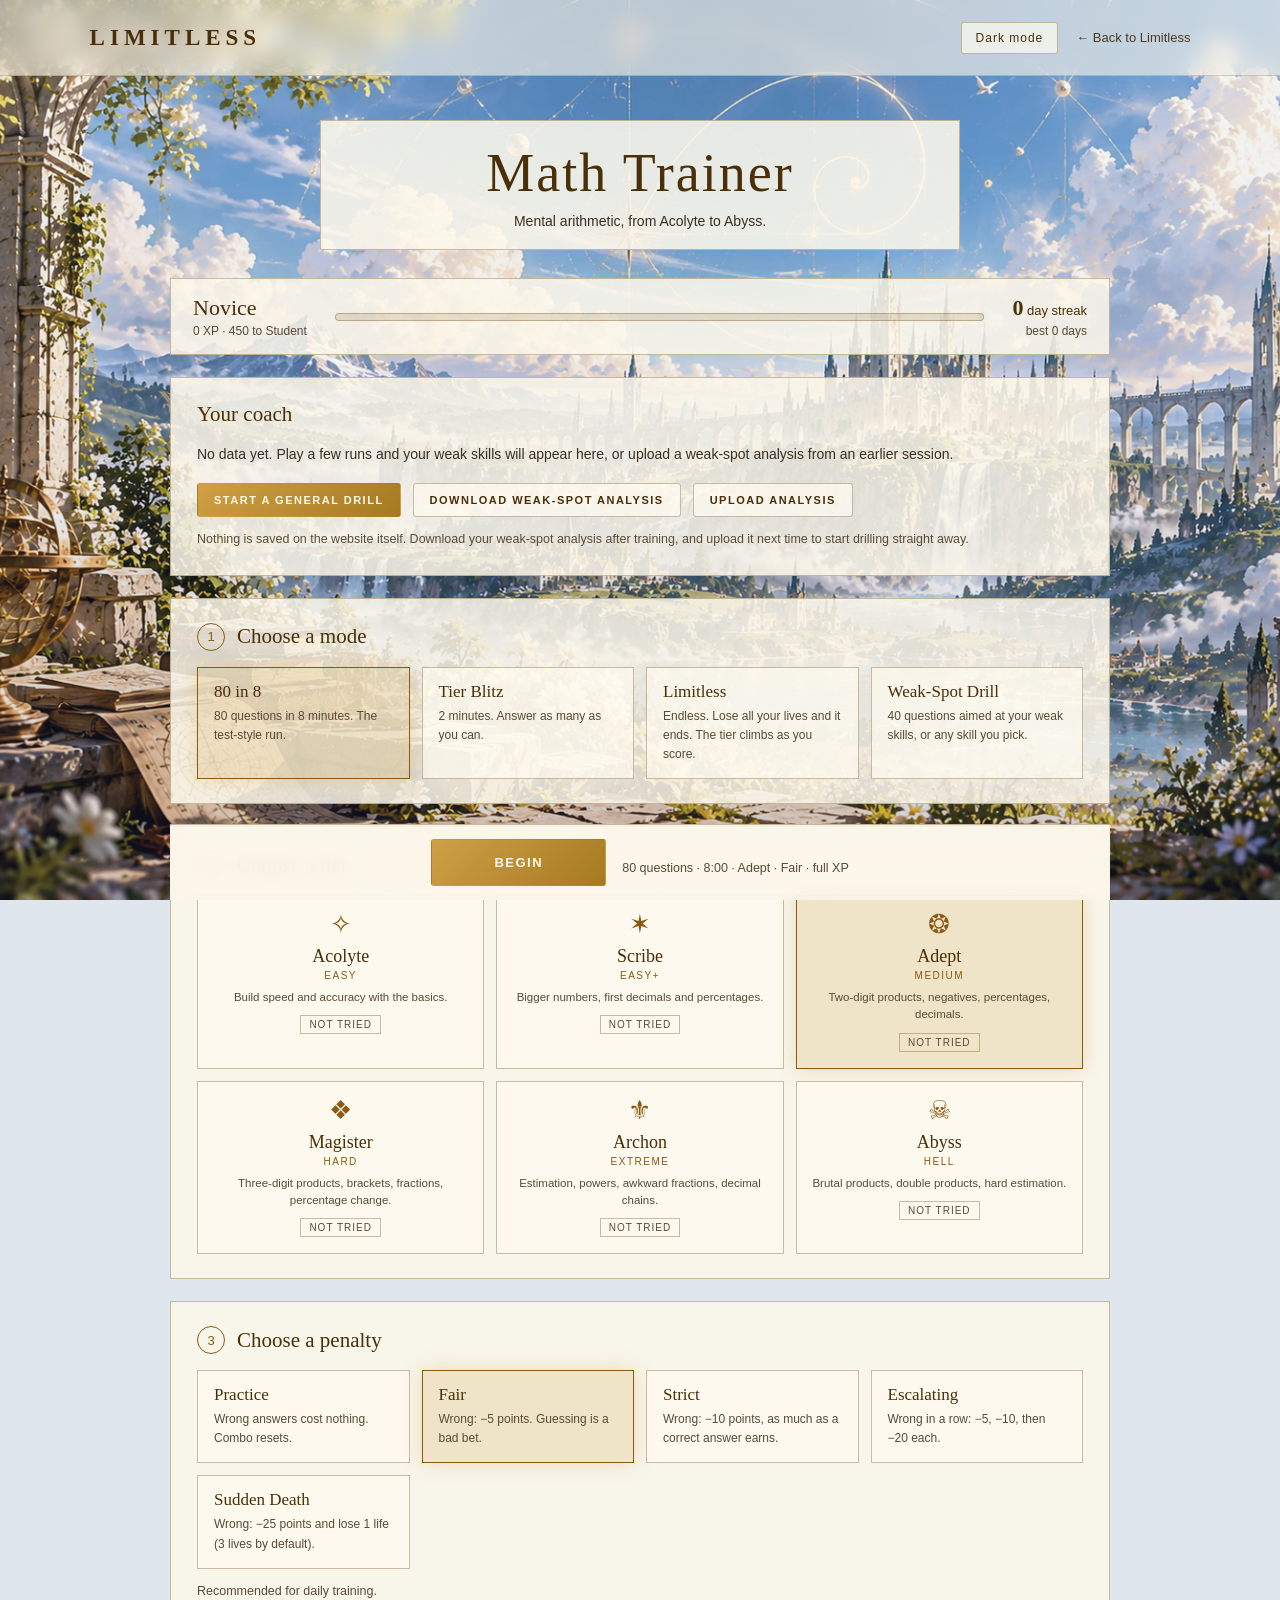
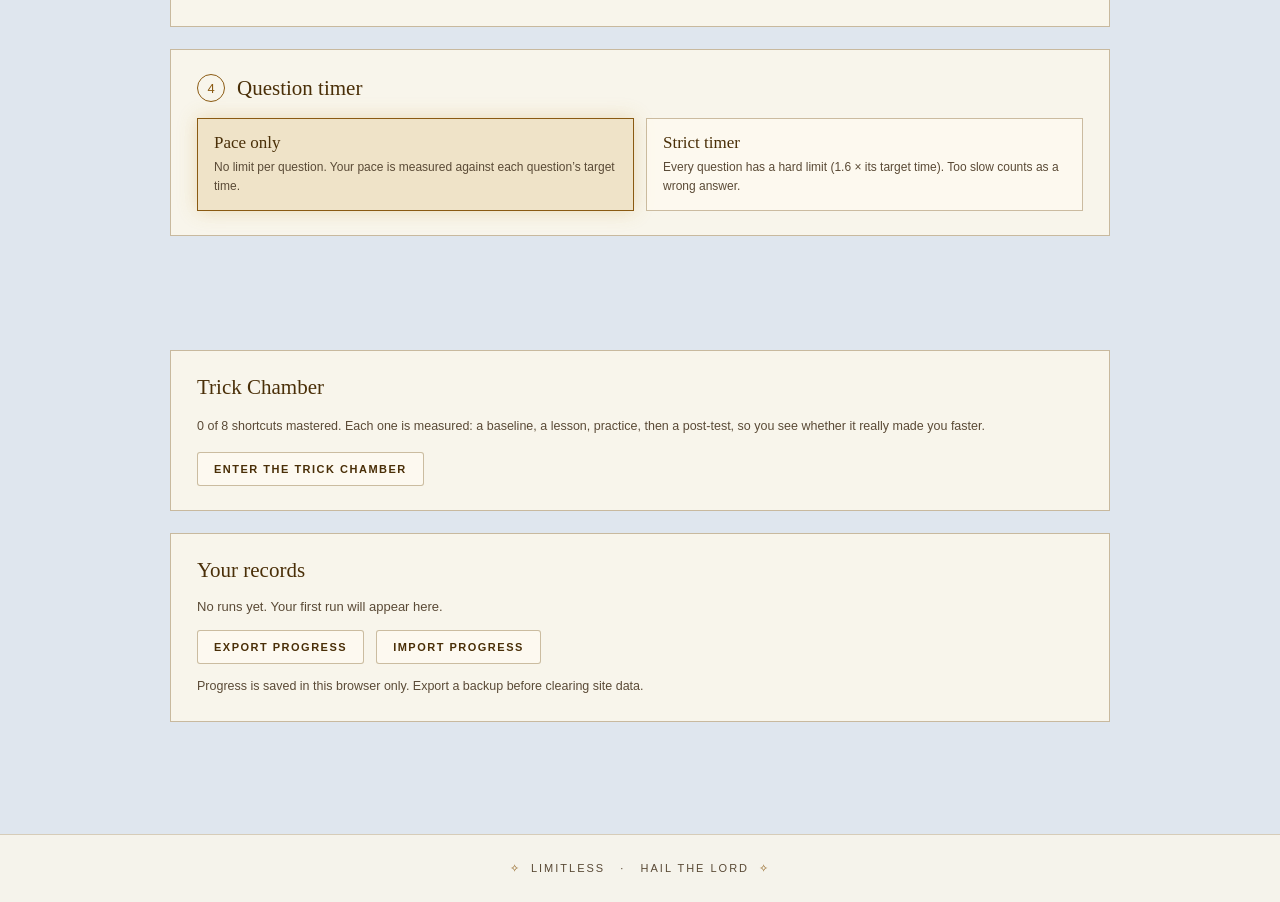
<file: index.html>
<!DOCTYPE html>
<html lang="en">
<head>
  <meta charset="UTF-8">
  <meta name="viewport" content="width=device-width, initial-scale=1.0">
  <meta name="theme-color" content="#08070d">
  <meta name="description" content="Limitless Math Trainer — mental arithmetic from Acolyte to Abyss, with an 80-in-8 test mode.">
  <title>Math Trainer — Limitless</title>
  <link rel="stylesheet" href="base.css">
  <link rel="stylesheet" href="math.css">
  <link rel="stylesheet" href="math-theme.css">
  <script>
    /* set the theme before first paint so there is no flash */
    (function () {
      var t = null;
      try { t = localStorage.getItem('limitless.math.v1.theme'); } catch (e) {}
      if (t !== 'dark' && t !== 'light') {
        t = (window.matchMedia && window.matchMedia('(prefers-color-scheme: light)').matches) ? 'light' : 'dark';
      }
      document.documentElement.setAttribute('data-theme', t);
      document.documentElement.setAttribute('data-mood', 'adept');
    })();
  </script>
</head>
<body data-screen="menu">
  <div class="background-art theme-bg" id="theme-bg" aria-hidden="true"></div>
  <div class="theme-veil" aria-hidden="true"></div>

  <header class="navbar">
    <a class="brand" href="../../">Limitless</a>
    <nav class="nav-links" aria-label="Main navigation">
      <button class="theme-toggle" id="theme-toggle" type="button" aria-label="Switch theme"></button>
      <button class="nav-btn" id="nav-topic" type="button" hidden>&#8617; <span id="nav-topic-name">Current topic</span></button>
      <button class="nav-btn" id="nav-home" type="button">Math Trainer home</button>
      <a href="../../">&larr; Back to Limitless</a>
    </nav>
  </header>

  <main class="math-app">

    <!-- ===================== MENU ===================== -->
    <section id="screen-menu" class="screen">
      <div class="page-head">
        <h1 class="page-title">Math Trainer</h1>
        <p class="page-sub">Mental arithmetic, from Acolyte to Abyss.</p>
      </div>

      <div class="profile-strip" id="profile-strip" aria-live="polite"></div>

      <div class="panel" id="coach-panel">
        <h2 class="step-title">Your coach</h2>
        <div id="coach"></div>
        <div class="io-row">
          <button class="button button-primary small" id="btn-coach-drill" type="button">Start prescribed drill</button>
          <button class="button button-secondary small" id="btn-profile-export" type="button">Download weak-spot analysis</button>
          <label class="button button-secondary small" for="file-profile">Upload analysis</label>
          <input type="file" id="file-profile" accept="application/json,.json" hidden>
        </div>
        <p class="note" id="profile-note"></p>
        <p class="note">Nothing is saved on the website itself. Download your weak-spot analysis after training, and upload it next time to start drilling straight away.</p>
      </div>

      <div class="panel">
        <h2 class="step-title"><span>1</span> Choose a mode</h2>
        <div class="chips" id="mode-chips" role="radiogroup" aria-label="Mode"></div>
      </div>

      <div class="panel" id="drill-panel" hidden>
        <h2 class="step-title"><span>+</span> Drill focus</h2>
        <label class="note" for="drill-focus" style="display:block;margin:0 0 10px">What should the drill practise?</label>
        <select id="drill-focus" class="select" aria-label="Drill focus"></select>
        <p class="note" id="drill-note"></p>
      </div>

      <div class="panel" id="diff-panel" hidden>
        <h2 class="step-title"><span>+</span> Drill difficulty</h2>
        <div class="chips" id="diff-chips" role="radiogroup" aria-label="Drill difficulty"></div>
        <p class="note" id="diff-note"></p>
      </div>

      <div class="panel" id="tier-panel">
        <h2 class="step-title"><span>2</span> Choose a tier</h2>
        <div class="tier-grid" id="tier-chips" role="radiogroup" aria-label="Tier"></div>
      </div>

      <div class="panel" id="penalty-panel">
        <h2 class="step-title"><span>3</span> Choose a penalty</h2>
        <div class="chips" id="penalty-chips" role="radiogroup" aria-label="Penalty"></div>
        <p class="note" id="penalty-note"></p>
      </div>

      <div class="panel" id="timer-panel">
        <h2 class="step-title"><span>4</span> Question timer</h2>
        <div class="chips" id="timer-chips" role="radiogroup" aria-label="Question timer"></div>
      </div>

      <div class="start-row start-bar">
        <button class="button button-primary" id="btn-start" type="button">Begin</button>
        <span class="note" id="start-note"></span>
      </div>

      <div class="panel">
        <h2 class="step-title">Trick Chamber</h2>
        <p class="note" style="margin:0 0 14px" id="trick-summary"></p>
        <button class="button button-secondary small" id="btn-tricks" type="button">Enter the Trick Chamber</button>
      </div>

      <div class="panel">
        <h2 class="step-title">Your records</h2>
        <div id="history"></div>
        <div class="io-row">
          <button class="button button-secondary small" id="btn-export" type="button">Export progress</button>
          <label class="button button-secondary small" for="file-import">Import progress</label>
          <input type="file" id="file-import" accept="application/json,.json" hidden>
          <span class="note" id="io-note"></span>
        </div>
        <p class="note">Progress is saved in this browser only. Export a backup before clearing site data.</p>
      </div>
    </section>

    <!-- ===================== PLAY ===================== -->
    <section id="screen-play" class="screen" hidden>
      <div class="hud" aria-live="off">
        <div class="hud-item"><div class="hud-label" id="hud-clock-label">Time</div><div class="hud-value" id="hud-clock">8:00</div></div>
        <div class="hud-item"><div class="hud-label">Question</div><div class="hud-value" id="hud-progress">1 / 80</div></div>
        <div class="hud-item"><div class="hud-label">Points</div><div class="hud-value" id="hud-points">0</div></div>
        <div class="hud-item"><div class="hud-label">Combo</div><div class="hud-value" id="hud-combo">0</div></div>
        <div class="hud-item" id="hud-lives-wrap" hidden><div class="hud-label">Lives</div><div class="hud-value" id="hud-lives">&#9829;&#9829;&#9829;</div></div>
      </div>

      <div class="arena">
        <div class="qbar" id="qbar" hidden><div class="qbar-fill" id="qbar-fill"></div></div>
        <div class="q-tag" id="q-tag"></div>
        <div class="method" id="method"></div>
        <div class="question" id="question" role="status" aria-live="polite">&nbsp;</div>
        <input id="answer" class="answer" type="text" inputmode="decimal" maxlength="14" autocomplete="off"
               autocapitalize="off" spellcheck="false" aria-label="Your answer" placeholder="Type your answer">
        <div class="feedback" id="feedback" aria-live="polite">&nbsp;</div>
        <p class="keys-hint"><kbd>Enter</kbd> submit &nbsp;&middot;&nbsp; <kbd>Tab</kbd> skip &nbsp;&middot;&nbsp; <kbd>Esc</kbd> end run</p>
      </div>
    </section>

    <!-- ===================== RESULTS ===================== -->
    <section id="screen-results" class="screen" hidden>
      <div class="page-head">
        <h1 class="page-title" id="res-title">Results</h1>
        <p class="page-sub" id="res-sub"></p>
      </div>

      <div class="tiles" id="res-tiles"></div>
      <div class="verdict" id="res-verdict"></div>
      <div class="verdict" id="res-extra" hidden></div>

      <div class="panel">
        <h2 class="step-title">Pace</h2>
        <div id="res-pace"></div>
        <p class="note">Each bar is one question: gold = correct, red = wrong, grey = skipped. The dashed line is the average target time.</p>
      </div>

      <div class="panel">
        <h2 class="step-title">By skill</h2>
        <div class="table-wrap"><table class="skill-table" id="res-skills"></table></div>
      </div>

      <div class="panel" id="res-coach-panel">
        <h2 class="step-title">What next</h2>
        <div id="res-coach"></div>
        <div class="io-row">
          <button class="button button-primary small" id="btn-res-drill" type="button">Start this drill</button>
          <button class="button button-secondary small" id="btn-res-profile" type="button">Download weak-spot analysis</button>
        </div>
      </div>

      <div class="panel" id="res-mistakes-panel">
        <h2 class="step-title">Review: mistakes and skips</h2>
        <div id="res-mistakes"></div>
      </div>

      <div class="start-row">
        <button class="button button-primary" id="btn-again" type="button">Play again</button>
        <button class="button button-secondary" id="btn-menu" type="button">Menu</button>
      </div>
    </section>

    <!-- ===================== TRICK CHAMBER ===================== -->
    <section id="screen-tricks" class="screen" hidden>
      <div class="page-head">
        <h1 class="page-title">Trick Chamber</h1>
        <p class="page-sub">Learn a shortcut, then prove it makes you faster.</p>
      </div>
      <div class="panel">
        <div class="trick-grid" id="trick-list"></div>
      </div>
      <div class="panel" id="trick-detail" hidden></div>
      <div class="start-row">
        <button class="button button-secondary" id="btn-tricks-back" type="button">Back to menu</button>
      </div>
    </section>

  </main>

  <footer>
    <span>&#10023;</span>&nbsp; LIMITLESS &nbsp; &middot; &nbsp; HAIL THE LORD &nbsp;<span>&#10023;</span>
  </footer>

  <script src="math-theme.js" defer></script>
  <script src="engine.js" defer></script>
  <script src="storage.js" defer></script>
  <script src="math-ui.js" defer></script>
  <script src="math-xp.js" defer></script>
  <script src="math-coach.js" defer></script>
  <script src="run-state.js" defer></script>
  <script src="game.js" defer></script>
</body>
</html>
</file>
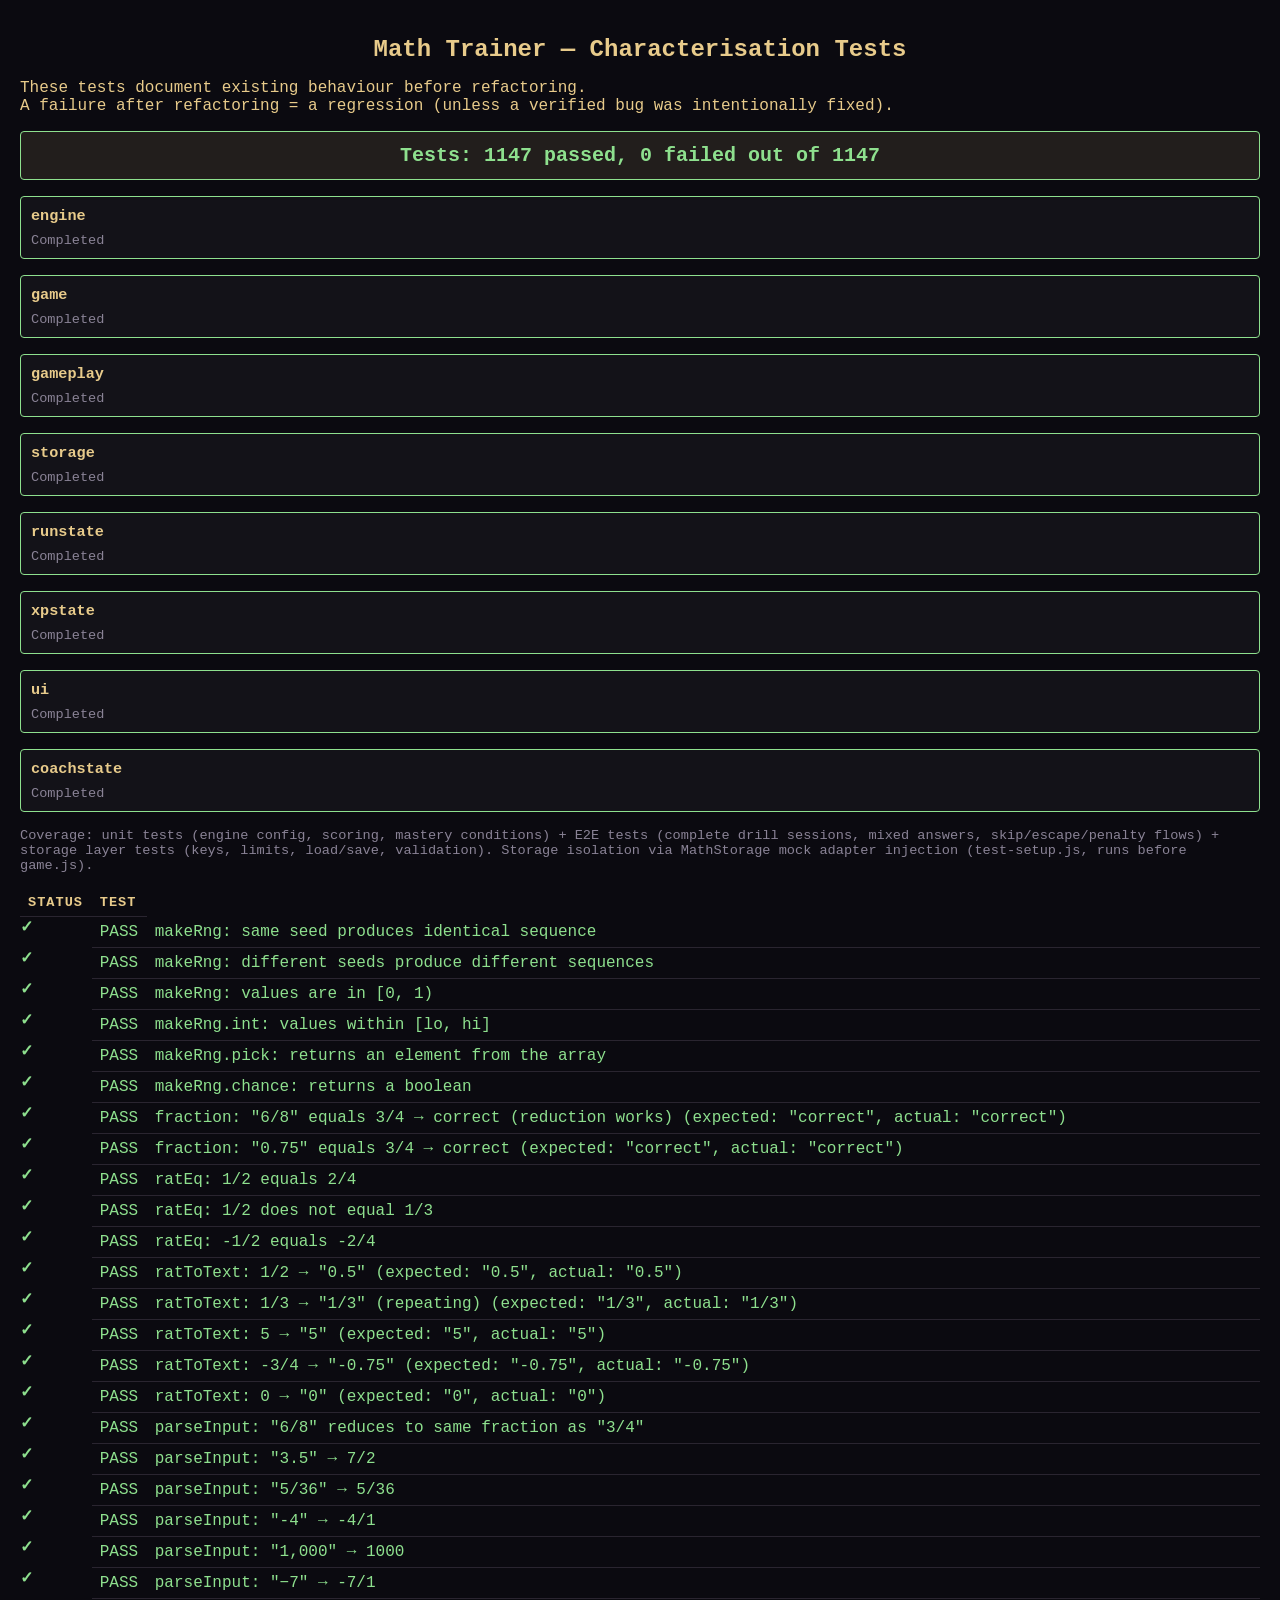
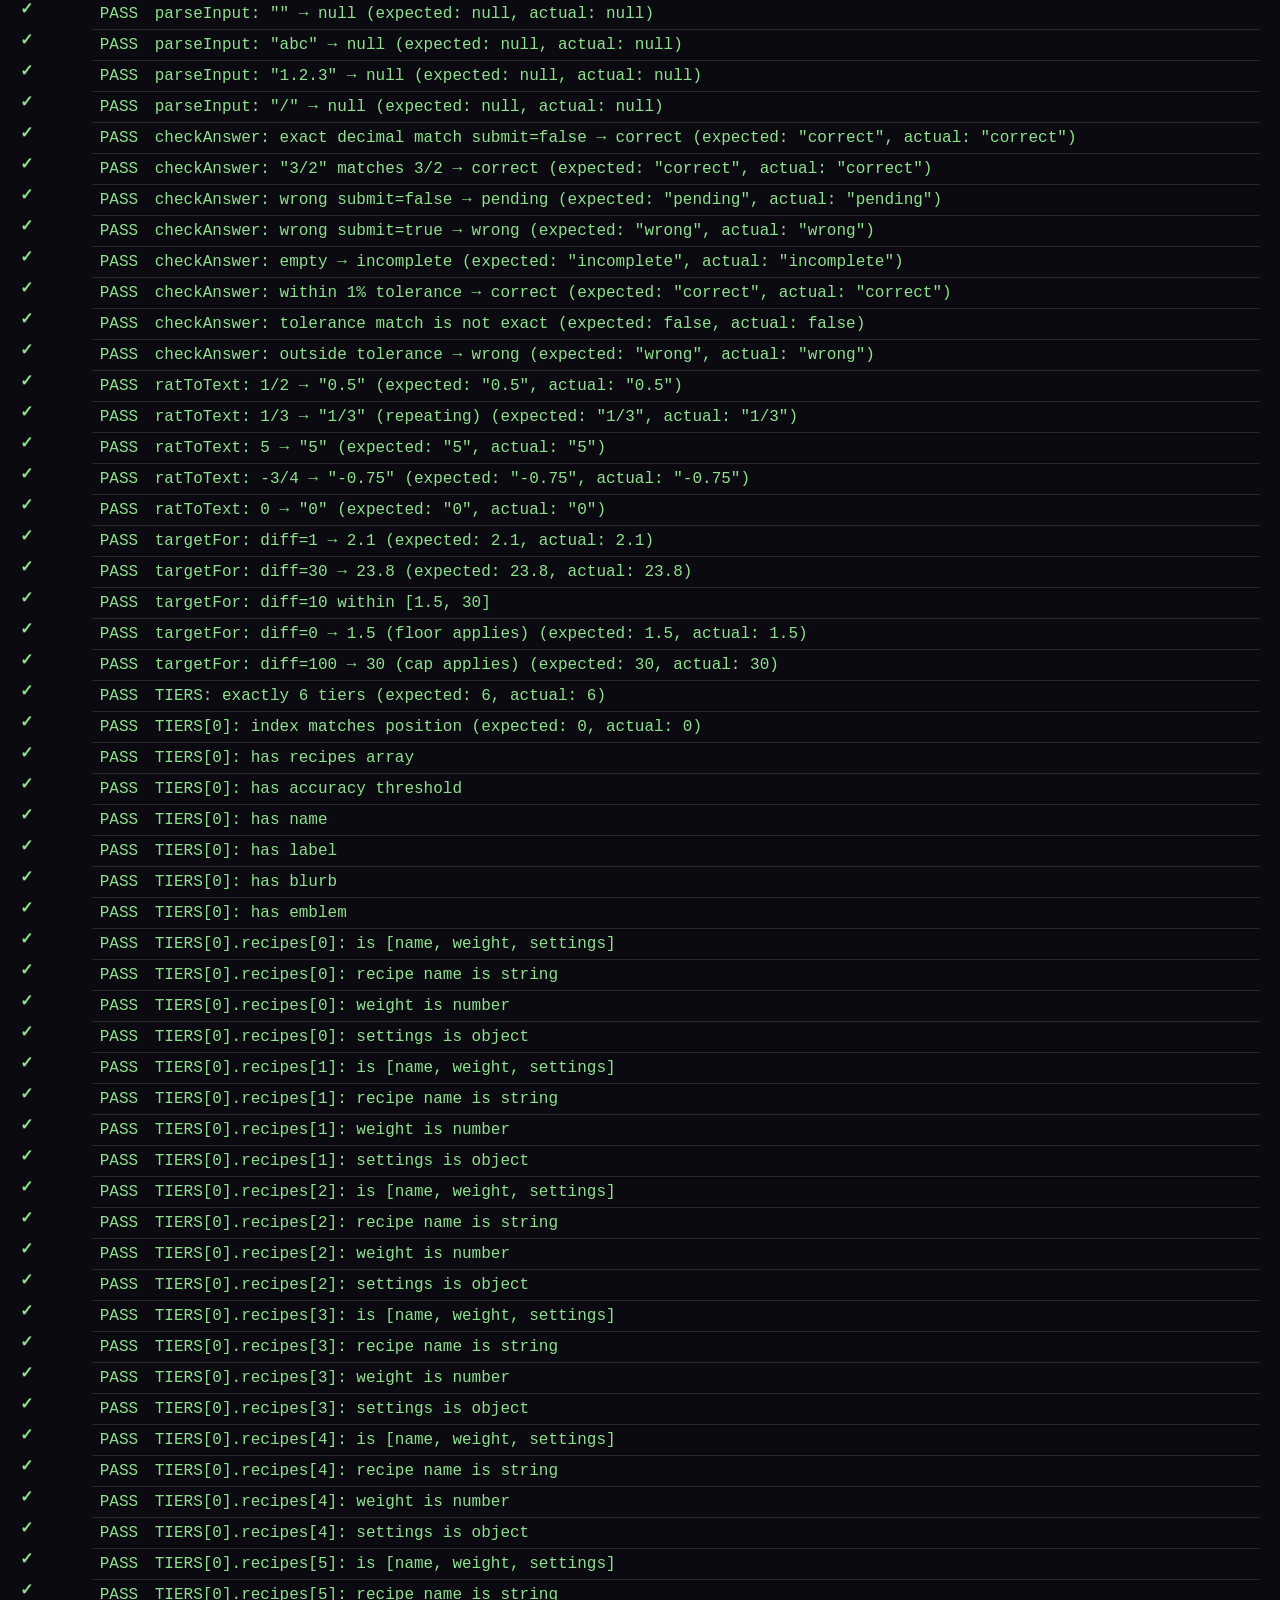
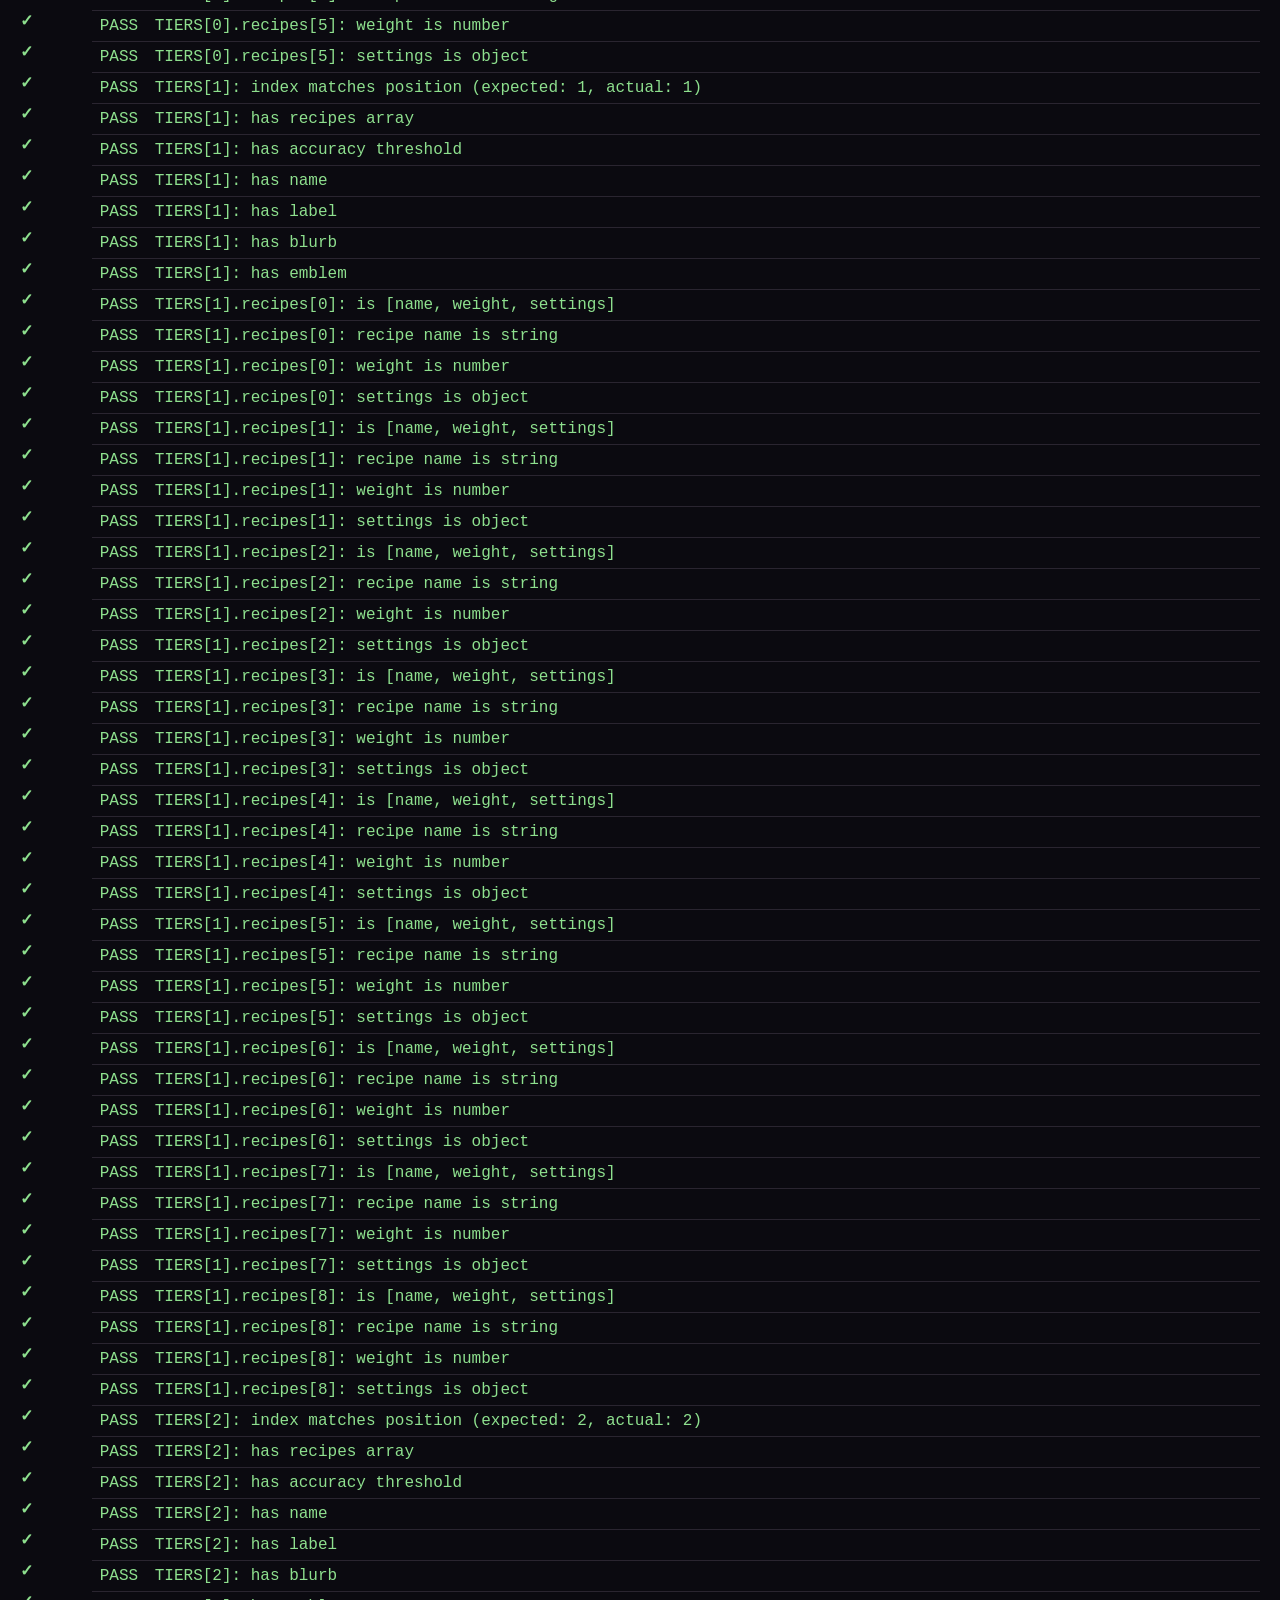
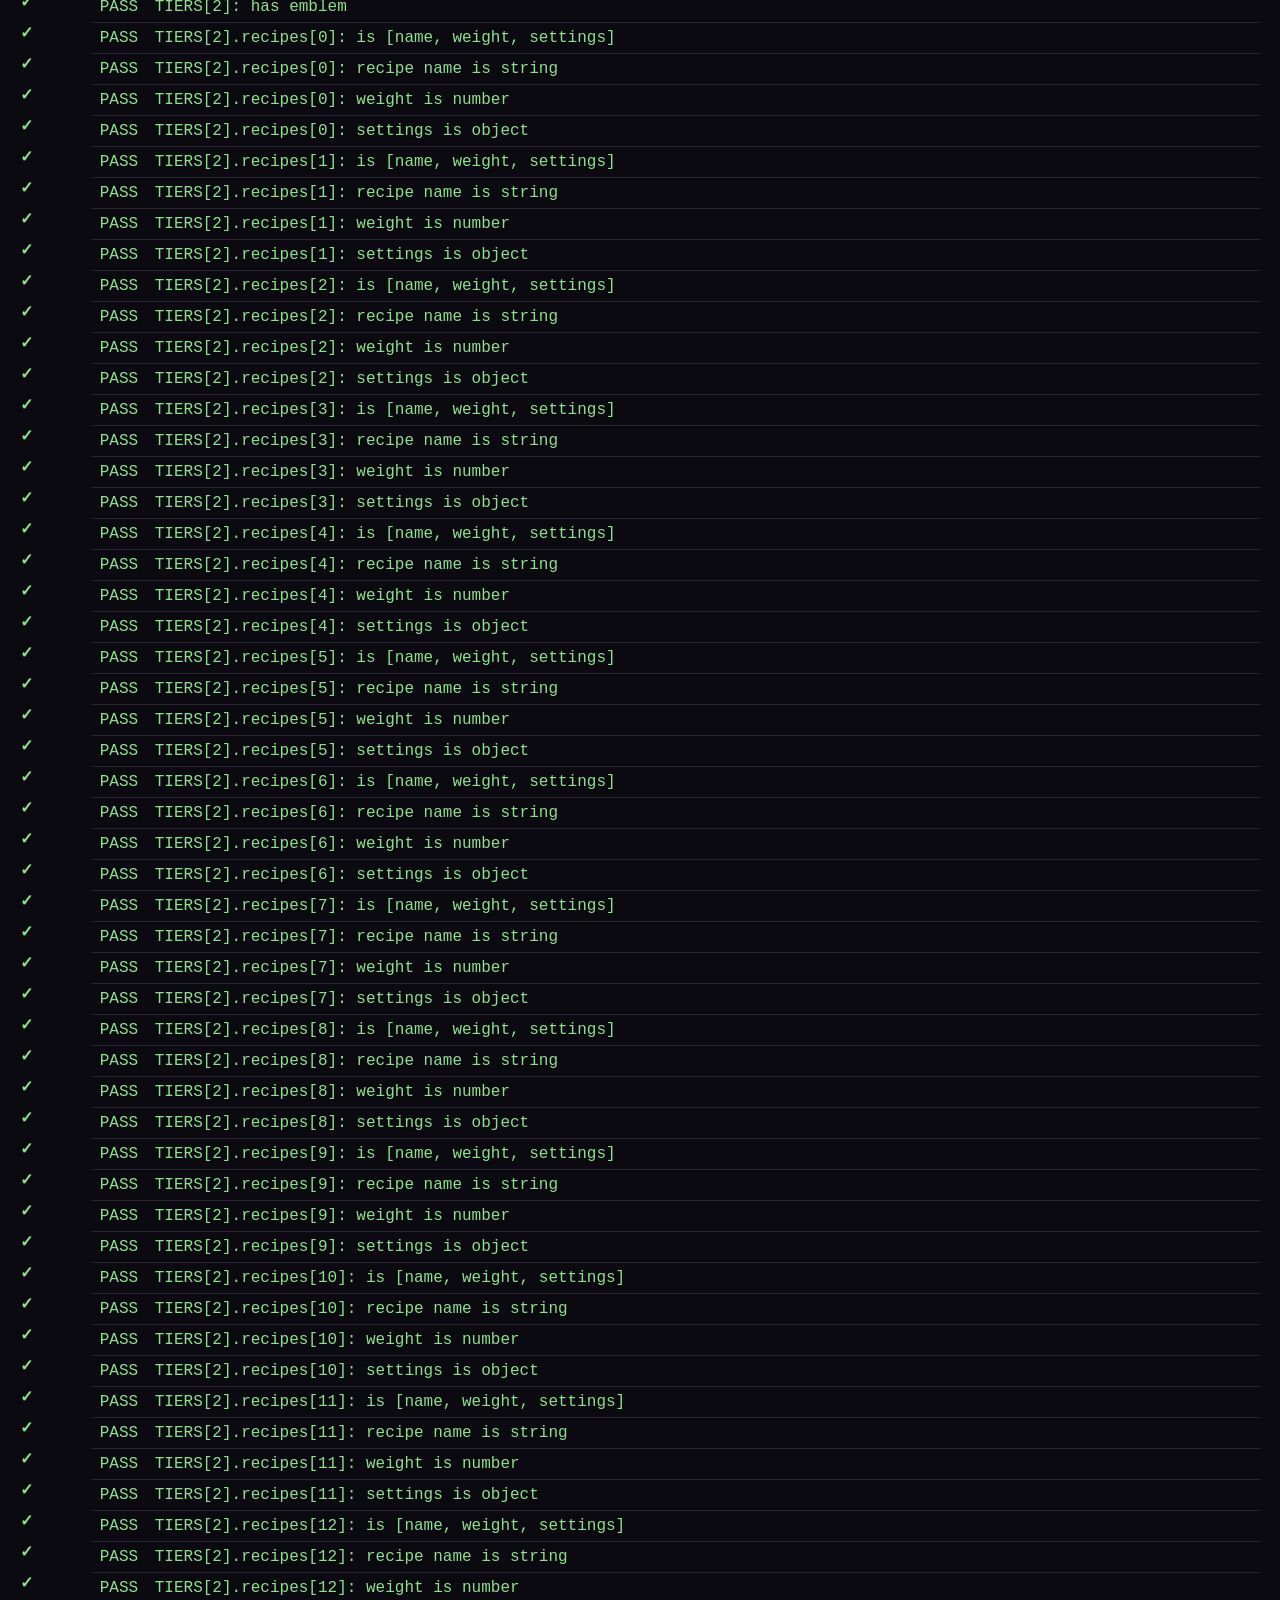
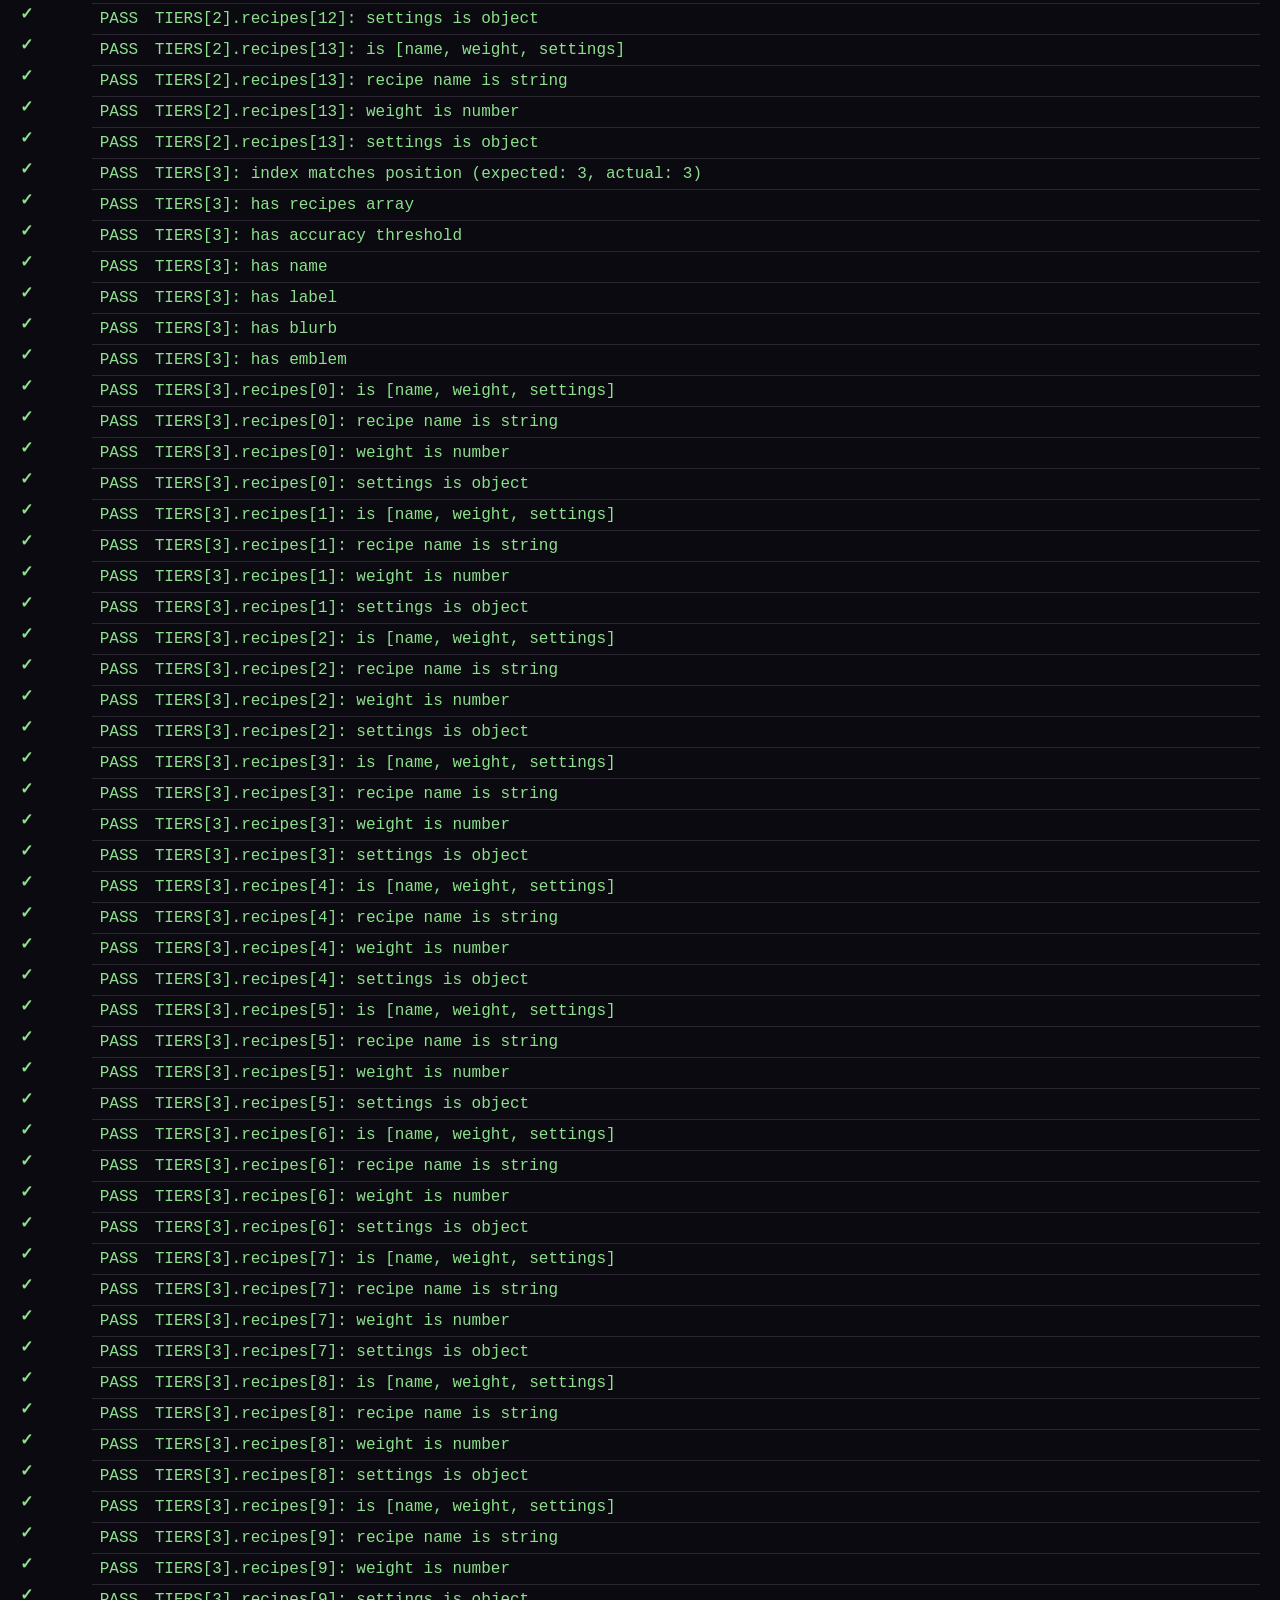
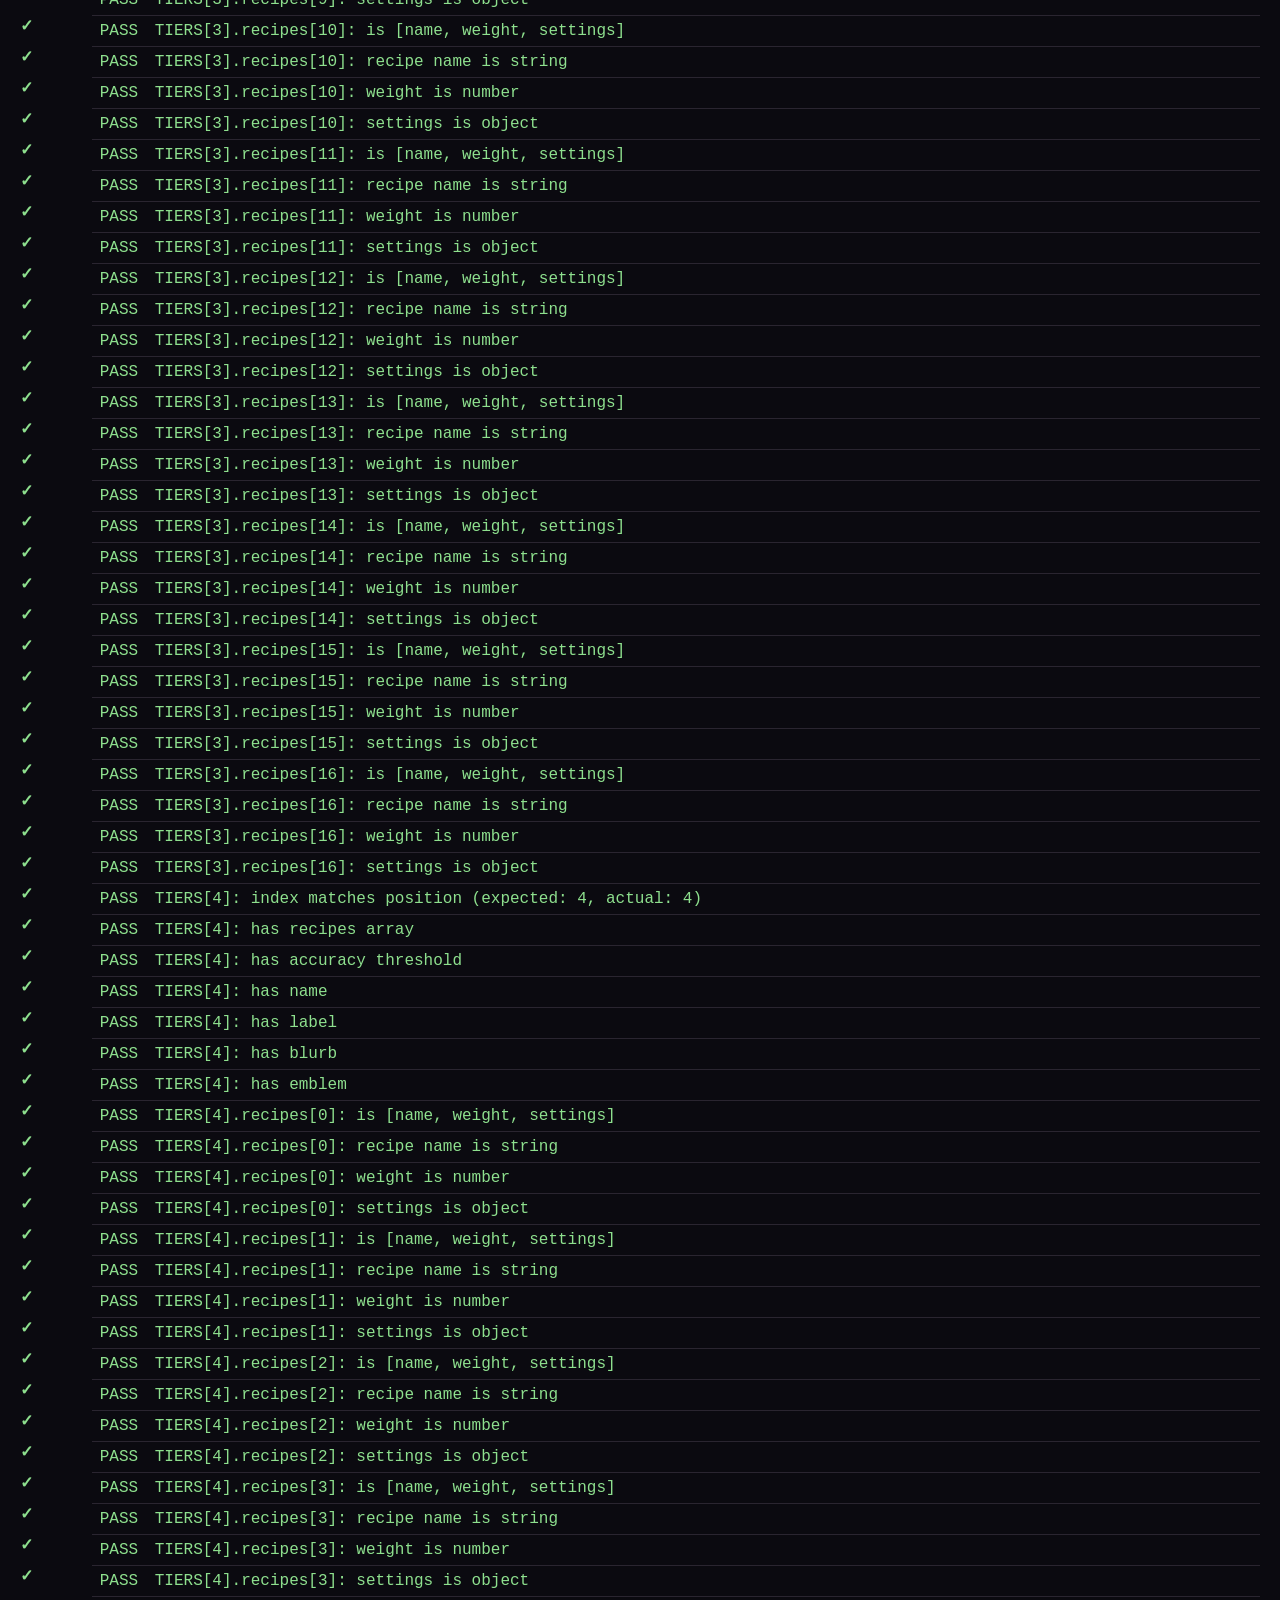
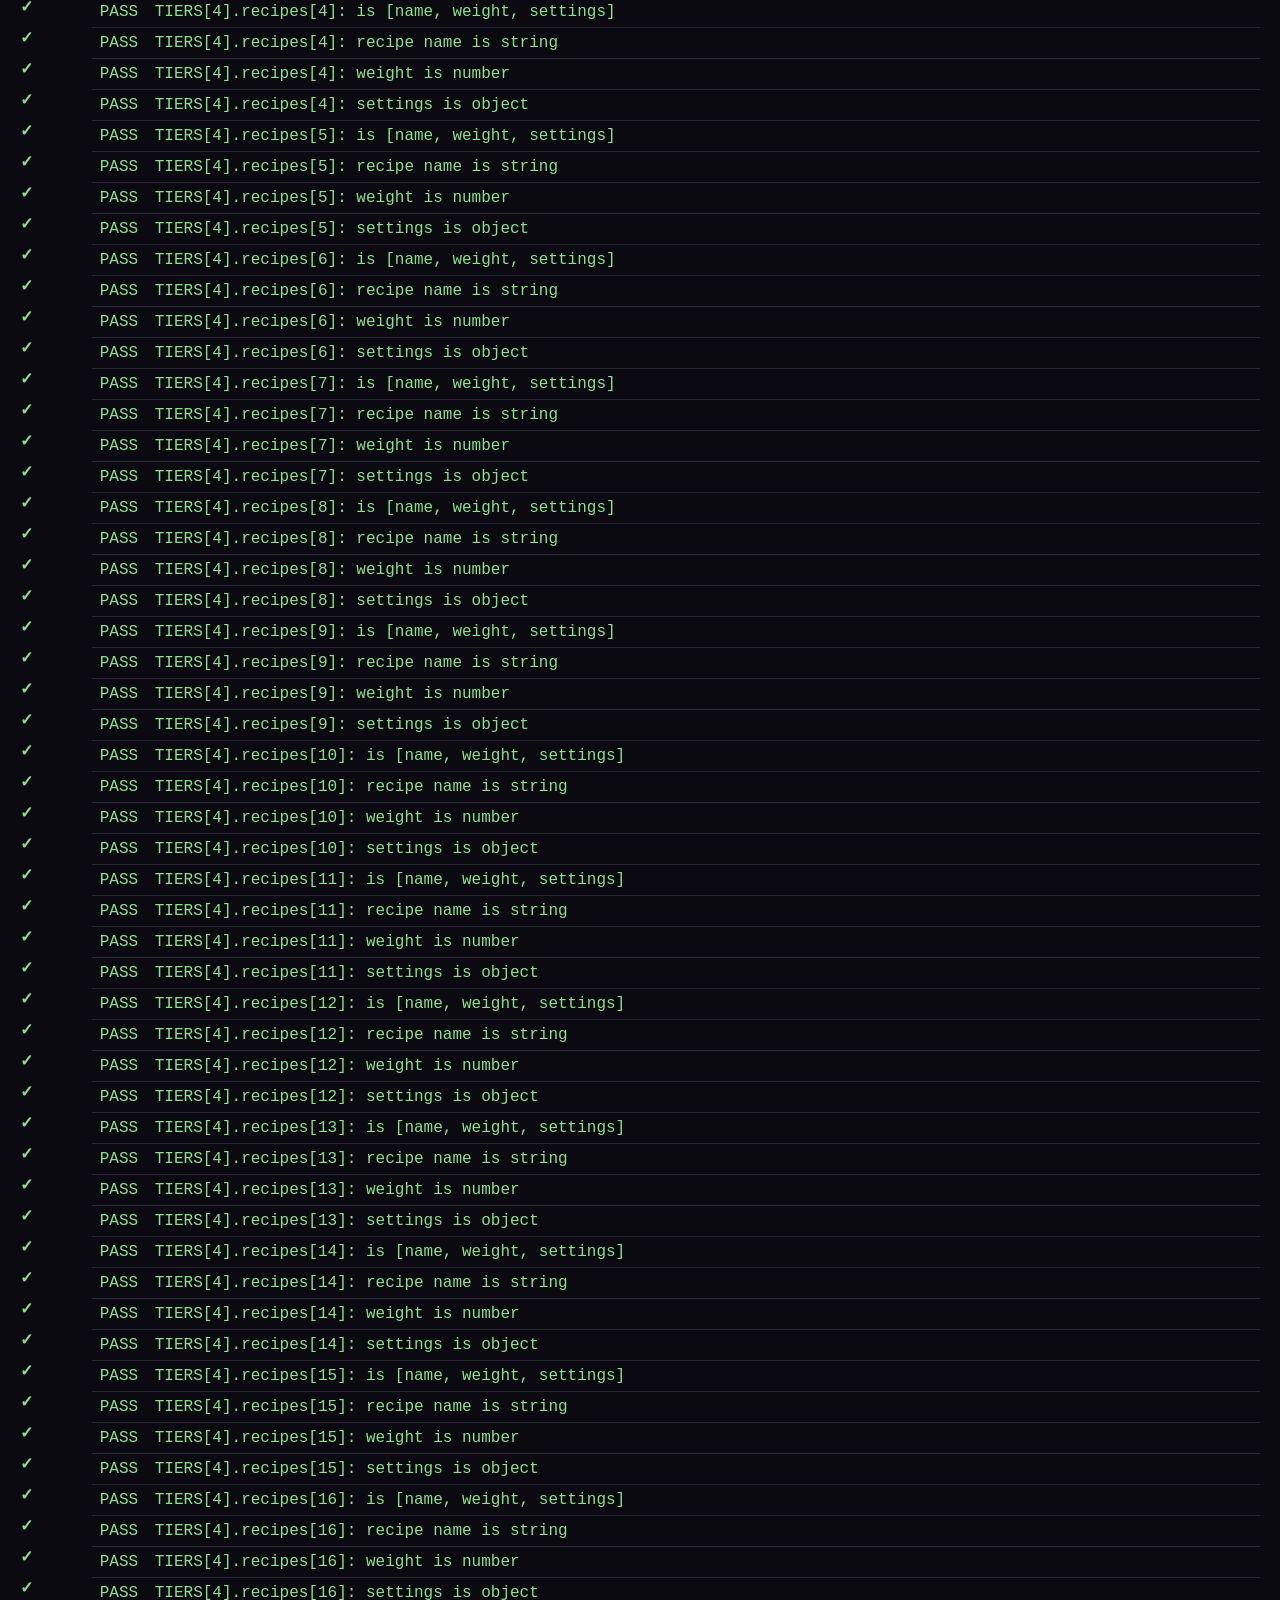
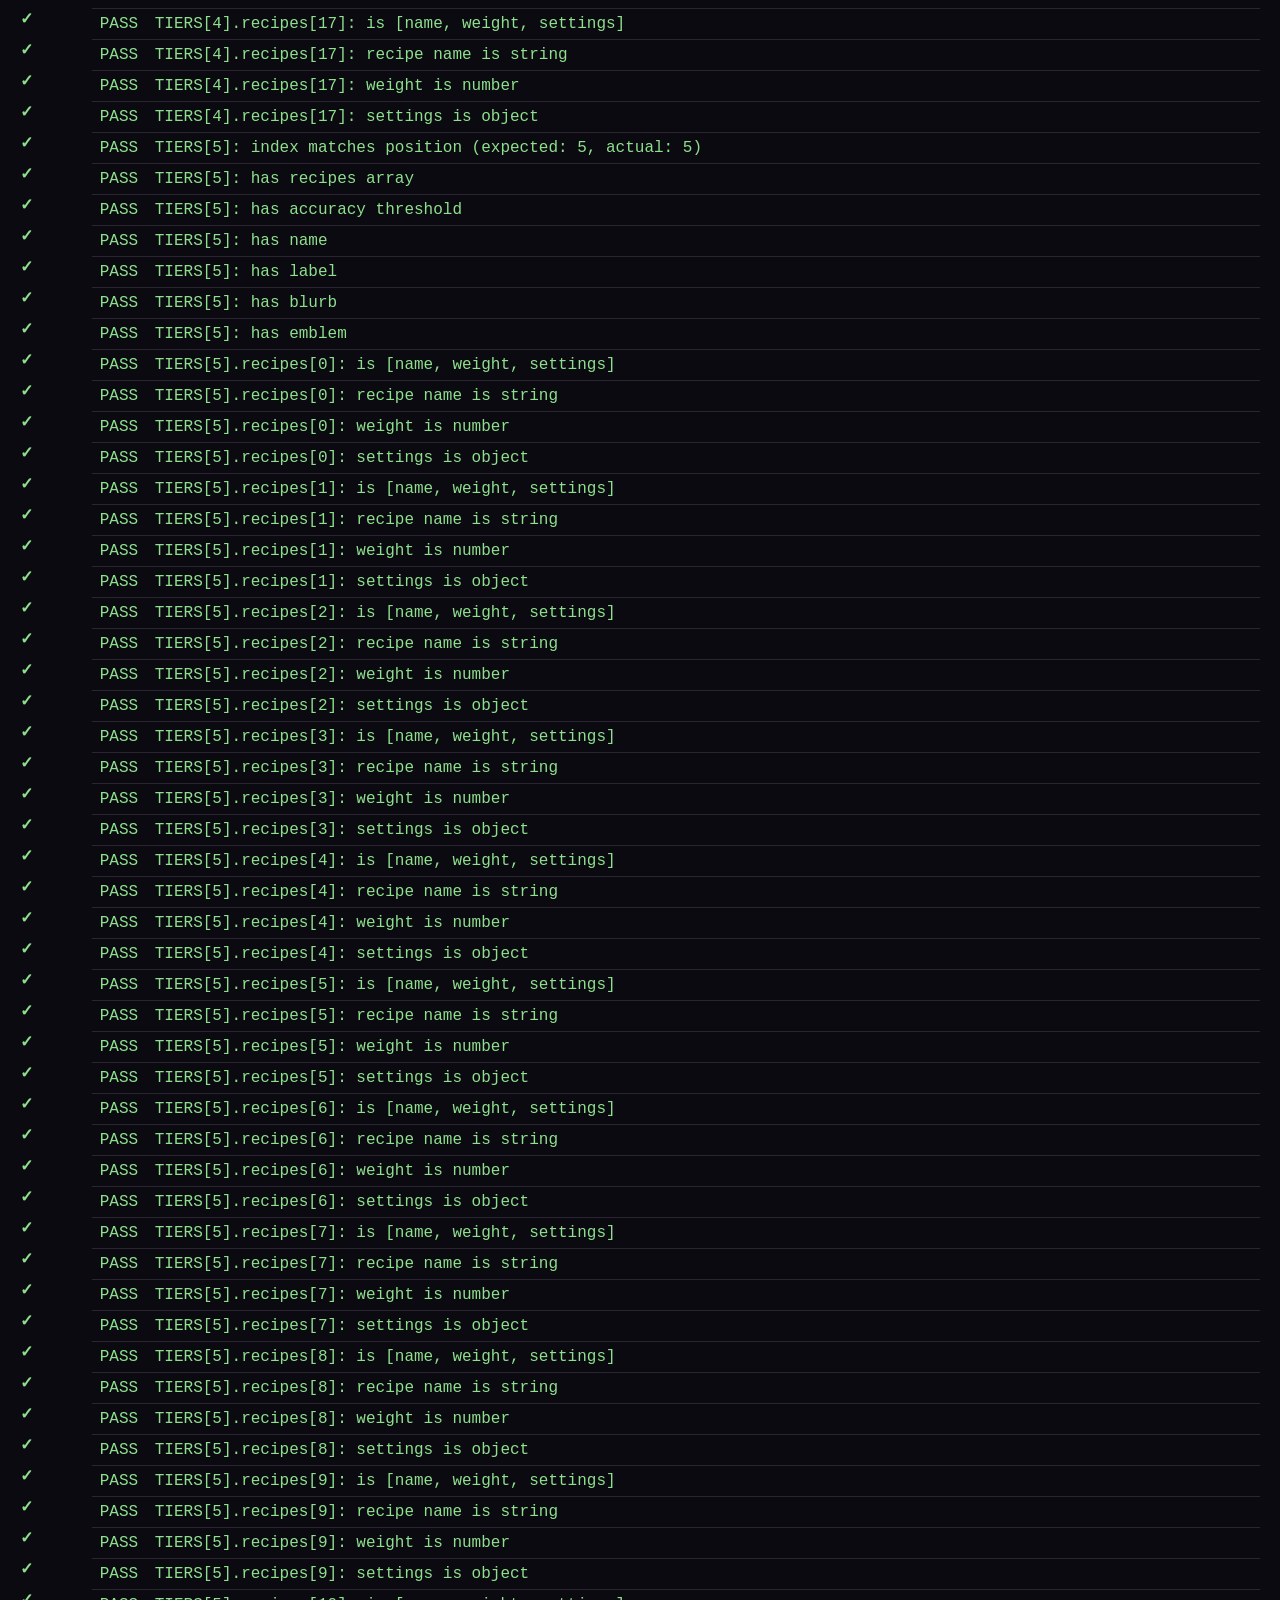
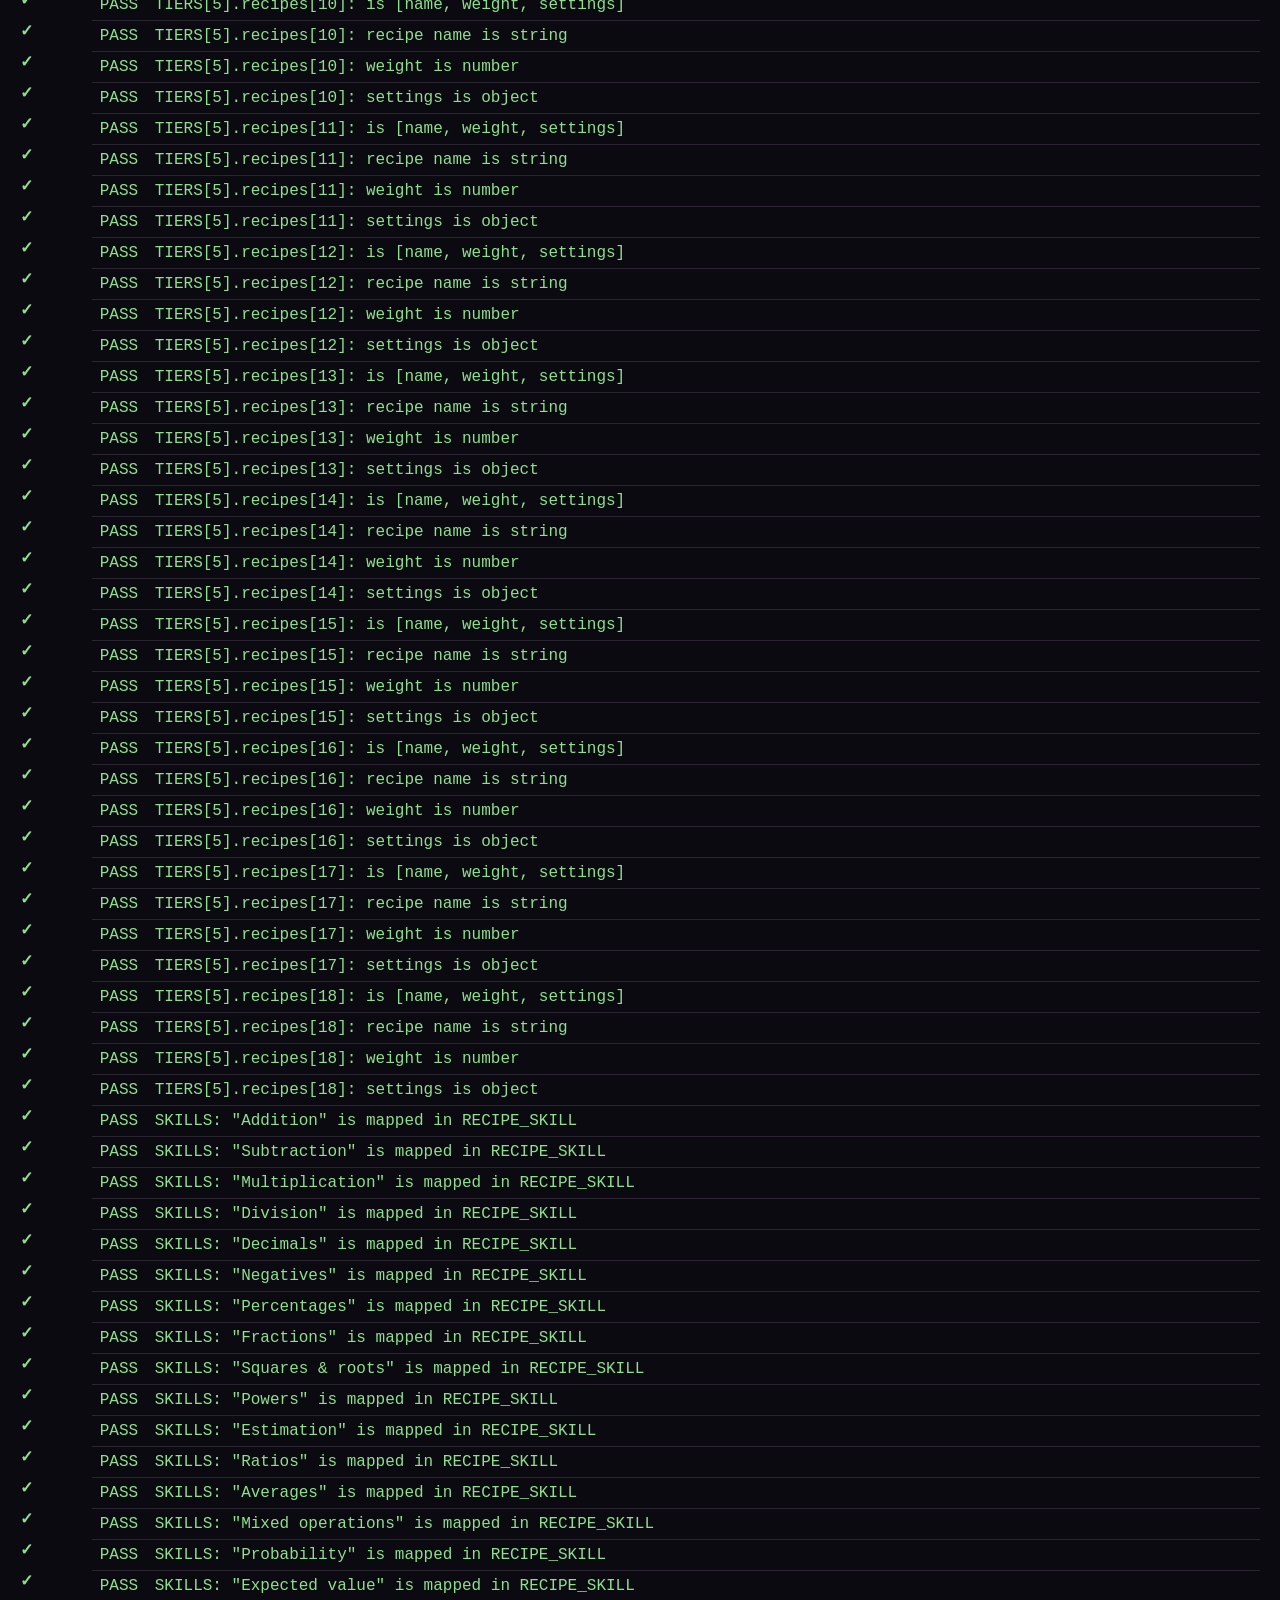
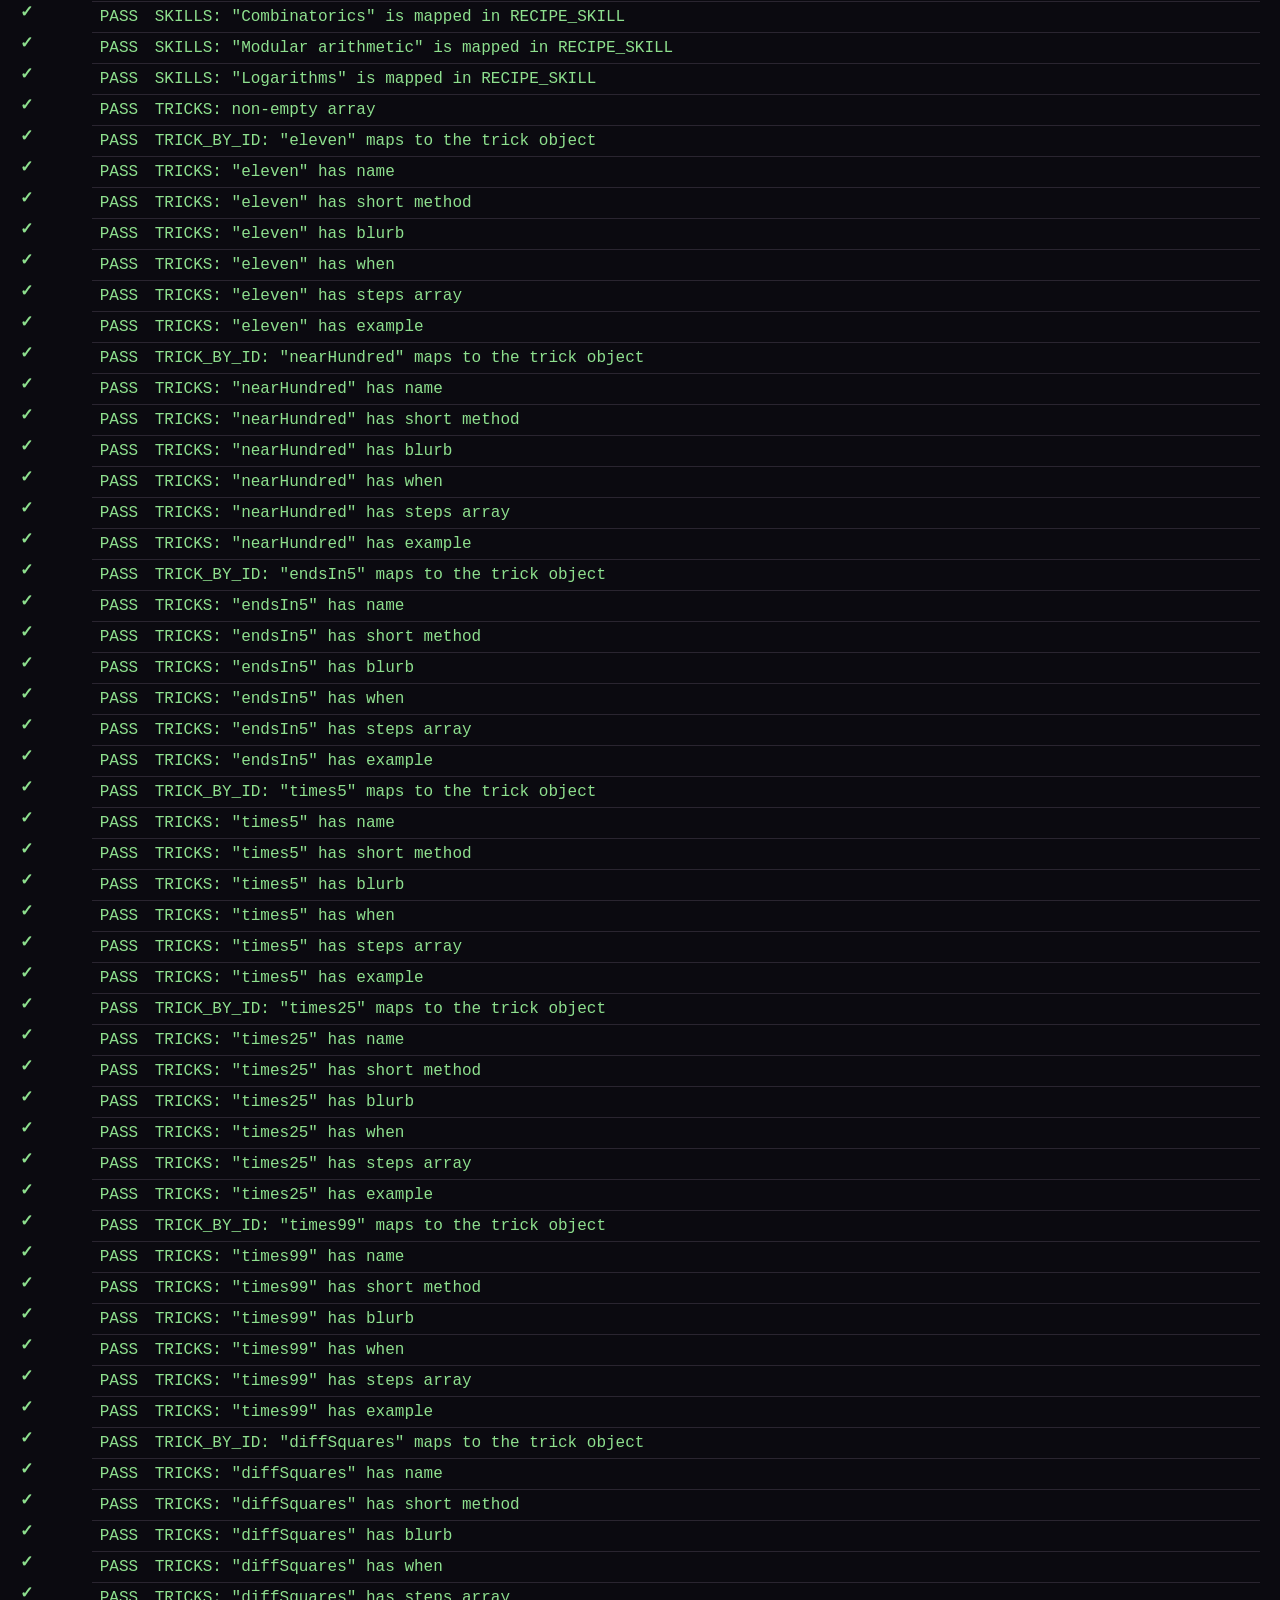
<file: tests/test-runner.html>
<!DOCTYPE html>
<html lang="en">
<head>
  <meta charset="UTF-8">
  <meta name="viewport" content="width=device-width, initial-scale=1.0">
  <title>Math Trainer — Characterisation Tests</title>
  <style>
    * { box-sizing: border-box; }
    body { font-family: ui-monospace, SF Mono, Consolas, monospace;
           background: #0b0a10; color: #e8cb8b; margin: 0; padding: 20px; }
    h1 { text-align: center; color: #e8cb8b; font-size: 1.5rem; margin-bottom: 1rem; }
    #summary { font-size: 1.25rem; font-weight: bold; text-align: center;
               margin: 1rem 0; padding: 12px; border: 1px solid #e8cb8b;
               border-radius: 4px; background: rgba(232,203,139,.1); }
    #summary.pass { color: #8ee08e; border-color: #8ee08e; }
    #summary.fail { color: #ff9c8f; border-color: #ff9c8f; }
    #summary.stuck { color: #ffd166; border-color: #ffd166; }
    table { width: 100%; border-collapse: collapse; margin-top: 1rem; }
    th, td { text-align: left; padding: 6px 8px; border-bottom: 1px solid #2a2530; }
    th { color: #e8cb8b; font-size: 0.85rem; text-transform: uppercase; letter-spacing: 1px; }
    tr.pass td { color: #8ee08e; }
    tr.fail td { color: #ff9c8f; }
    tr.skip td { color: #ffd166; }
    tr.stuck td { color: #ffd166; }
    tr.fail::before { content: '✗ '; color: #ff9c8f; font-weight: bold; }
    tr.pass::before { content: '✓ '; color: #8ee08e; font-weight: bold; }
    tr.skip::before { content: '⚠ '; color: #ffd166; font-weight: bold; }
    tr.stuck::before { content: '⚠ '; color: #ffd166; font-weight: bold; }
    .suite-box { margin: 1rem 0; padding: 10px; border: 1px solid #2a2530; border-radius: 4px; background: rgba(255,255,255,.03); }
    .suite-box h2 { margin: 0 0 0.5rem; font-size: 0.95rem; color: #e8cb8b; }
    .suite-box p { margin: 0; font-size: 0.85rem; color: #8a8396; }
    .suite-box.stuck { border-color: #ffd166; }
    .suite-box.fail { border-color: #ff9c8f; }
    .suite-box.done { border-color: #8ee08e; }
    .coverage { margin-top: 1rem; font-size: 0.85rem; color: #8a8396; }
  </style>
</head>
<body>
  <h1>Math Trainer — Characterisation Tests</h1>
  <p class="muted">These tests document existing behaviour before refactoring.<br>
  A failure after refactoring = a regression (unless a verified bug was intentionally fixed).</p>

  <div id="summary">Loading tests…</div>

  <div id="suites"></div>

  <div class="coverage" id="coverage"></div>

  <table>
    <thead><tr><th>Status</th><th>Test</th></tr></thead>
    <tbody id="results"></tbody>
  </table>

  <div class="muted" style="margin-top: 1rem;">
    Open your browser's developer console (F12) for the same output.<br>
    <strong>Storage isolation:</strong> tests replace window.localStorage with a mock
    before storage.js loads, so the real Math Trainer progress is never read or modified.<br>
    <strong>Timeout:</strong> any suite that does not complete within 10 seconds
    is marked as a failure.<br>
    <a href="../index.html">← Back to Math Trainer</a>
  </div>

  <!-- 1. Assertion library -->
  <script src="assert.js" defer></script>
  <!-- 2. DOM stubs + isolated storage mock (loads BEFORE storage.js and game.js) -->
  <script src="test-stub.js" defer></script>
  <script src="test-dom.js" defer></script>
  <!-- 3. MathStorage (storage layer) — must load before game.js -->
  <script src="../storage.js" defer></script>
  <!-- 4. Test setup — injects mock adapters into MathStorage BEFORE game.js -->
  <script src="test-setup.js" defer></script>
  <!-- 5. MathEngine (engine.js) -->
  <script src="../engine.js" defer></script>
  <!-- 5b. Run/session state (Phase 4b) — loads before game.js -->
  <script src="../run-state.js" defer></script>
  <!-- 5c. XP / scoring / progression (Phase 4c) — loads before game.js -->
  <script src="../math-xp.js" defer></script>
  <!-- 5d. UI / DOM helpers (Phase 4d) — loads before game.js -->
  <script src="../math-ui.js" defer></script>
  <!-- 5e. Skill analysis and coaching (Phase 4e) — loads before game.js -->
  <script src="../math-coach.js" defer></script>
  <!-- 6. MathGame (game.js) -->
  <script src="../game.js" defer></script>
  <!-- 6. Test suites -->
  <script src="test-engine.js" defer></script>
  <script src="test-game.js" defer></script>
  <script src="test-gameplay.js" defer></script>
  <script src="test-storage.js" defer></script>
  <script src="test-run-state.js" defer></script>
  <!-- 6c. XP / scoring / progression tests (Phase 4c) -->
  <script src="test-xp-state.js" defer></script>
  <!-- 6c. UI / DOM helpers tests (Phase 4d) -->
  <script src="test-math-ui.js" defer></script>
  <!-- 6e. Skill analysis and coaching tests (Phase 4e) -->
  <script src="test-math-coach.js" defer></script>
  <!-- 7. Reporter (loaded LAST with defer, runs after all suites) -->
  <script src="test-reporter.js" defer></script>
</body>
</html>
</file>
<file: base.css>
:root {
  --gold: #e8cb8b;
  --gold-bright: #f9e6b5;
  --text: #f0d99b;
  --muted: #e0c982;
  --panel: rgba(12, 10, 19, 0.72);
  --border: rgba(232, 203, 139, 0.23);
}
* { box-sizing: border-box; }
html { scroll-behavior: smooth; }
body {
  margin: 0; min-height: 100vh; background: #08070d;
  color: var(--text); font-family: Georgia, "Times New Roman", serif;
  overflow-x: hidden;
}
/* Keep the complete original artwork visible: contain never crops the image. */
.background-art {
  position: fixed;
  inset: 0;
  z-index: -3;
  width: 100%;
  height: 100%;
  object-fit: cover;
  object-position: center center;
  pointer-events: none;
  transform: scale(1.005);
  animation: background-breathe 25s ease-in-out infinite alternate;
  will-change: transform;
}
body::after {
  content: ""; position: fixed; inset: 0; z-index: -2; pointer-events: none;
  background: linear-gradient(180deg,
    rgba(5,4,10,.12) 0%,
    rgba(5,4,10,.05) 35%,
    rgba(5,4,10,.20) 70%,
    rgba(5,4,10,.62) 100%);
}
/* Decorative particles are generated by JavaScript below. */
.particle-layer {
  position: fixed; inset: 0; z-index: -1; overflow: hidden;
  pointer-events: none;
}
.particle {
  position: absolute; bottom: -12px; width: 3px; height: 3px;
  border-radius: 50%; background: var(--gold-bright);
  box-shadow: 0 0 8px 2px rgba(232,203,139,.38);
  opacity: 0; animation: rise var(--duration) linear var(--delay) infinite;
}
a { color: inherit; text-decoration: none; }
.navbar {
  width: 100%; min-height: 76px; padding: 18px 7%;
  display: flex; align-items: center; justify-content: space-between; gap: 24px;
  border-bottom: 1px solid rgba(255,255,255,.09);
  background: rgba(7,6,12,.30); backdrop-filter: blur(10px);
  position: relative; z-index: 2;
  animation: nav-appear .8s ease both;
}
.brand {
  color: var(--gold-bright); font-size: 23px; font-weight: bold;
  letter-spacing: 5px; text-transform: uppercase; white-space: nowrap;
  transition: text-shadow .3s ease, letter-spacing .3s ease;
}
.brand:hover { text-shadow: 0 0 18px rgba(249,230,181,.55); letter-spacing: 6px; }
.nav-links {
  display: flex; align-items: center; gap: 30px;
  font-family: Arial, sans-serif; font-size: 13px; color: #e8d39a;
}
.nav-links a { transition: color .2s ease, text-shadow .2s ease; }
.nav-links a:hover { color: var(--gold-bright); text-shadow: 0 0 12px rgba(249,230,181,.4); }
.hero {
  min-height: calc(100svh - 76px); padding: 100px 22px 110px;
  display: flex; align-items: center; justify-content: center; text-align: center;
  position: relative;
}
.hero-content { width: 100%; max-width: 850px; animation: appear 1.2s .1s ease both; }
.eyebrow {
  margin-bottom: 27px; color: var(--gold); font-family: Arial, sans-serif;
  font-size: 11px; font-weight: 600; letter-spacing: 6px; line-height: 1.8;
  text-transform: uppercase; animation: appear 1.2s .25s ease both;
}
.ornament {
  display: flex; justify-content: center; align-items: center; gap: 14px;
  margin: 0 auto 24px; color: var(--gold); font-size: 17px;
  animation: ornament-glow 4s ease-in-out infinite;
}
.ornament::before, .ornament::after {
  content: ""; width: 55px; height: 1px;
  background: linear-gradient(90deg, transparent, var(--gold));
}
.ornament::after { transform: rotate(180deg); }
h1 {
  margin: 0; color: #c99d45;
  font-size: clamp(48px, 9vw, 94px); font-weight: normal;
  line-height: 1.12; letter-spacing: 2px;
  text-shadow: 0 0 22px rgba(232,203,139,.12), 0 5px 25px rgba(0,0,0,.8);
  animation: title-glow 5s ease-in-out infinite;
}
.front-praise {
  margin: 0 0 2px;
  color: #c99d45;
  font-size: clamp(22px, 3.5vw, 34px);
  line-height: 1.05;
  letter-spacing: 4px;
  text-shadow: 0 0 18px rgba(232,203,139,.42), 0 4px 18px rgba(0,0,0,.9);
  animation: title-glow 5s ease-in-out infinite;
}
.subtitle {
  margin: 22px 0 0; color: #f0d99b;
  font-size: clamp(16px, 2.5vw, 21px); font-style: italic;
  letter-spacing: 1.5px; line-height: 1.7;
}
.description {
  max-width: 550px; margin: 22px auto 0; color: #e0c982;
  font-family: Arial, sans-serif; font-size: 14px; line-height: 1.9;
}
.actions {
  display: flex; justify-content: center; align-items: center; flex-wrap: wrap;
  gap: 15px; margin-top: 38px;
}
.button {
  min-width: 175px; padding: 15px 24px; display: inline-flex;
  justify-content: center; align-items: center;
  border: 1px solid var(--border); border-radius: 3px;
  font-family: Arial, sans-serif; font-size: 12px; font-weight: 600;
  letter-spacing: 1.5px; text-transform: uppercase;
  transition: background .25s ease, border-color .25s ease, transform .25s ease,
              box-shadow .25s ease;
}
.button:hover {
  transform: translateY(-4px);
  border-color: var(--gold);
  box-shadow: 0 8px 28px rgba(232,203,139,.16), 0 0 16px rgba(232,203,139,.08);
}
.button-primary {
  background: linear-gradient(135deg, #e8cb8b, #c3a05d);
  color: #171018; border-color: transparent;
  box-shadow: 0 0 0 rgba(232,203,139,0);
}
.button-primary:hover {
  background: #f9e6b5;
  box-shadow: 0 0 25px rgba(232,203,139,.25);
}
.button-secondary { background: rgba(10,8,17,.48); color: var(--gold-bright); }
.section { padding: 90px 7%; scroll-margin-top: 25px; }
.section-inner { max-width: 1050px; margin: 0 auto; }
.section-heading {
  margin: 0; color: var(--gold-bright);
  font-size: clamp(30px, 5vw, 43px); font-weight: normal; text-align: center;
}
.section-description {
  max-width: 550px; margin: 16px auto 40px; color: var(--muted);
  font-family: Arial, sans-serif; font-size: 14px; line-height: 1.8; text-align: center;
}
.card {
  padding: 30px; background: var(--panel); border: 1px solid var(--border);
  backdrop-filter: blur(12px);
  transition: border-color .25s ease, transform .25s ease, box-shadow .25s ease;
}
.card:hover {
  border-color: rgba(232,203,139,.55); transform: translateY(-5px);
  box-shadow: 0 12px 35px rgba(0,0,0,.2);
}
.card-symbol { margin-bottom: 18px; color: var(--gold); font-size: 27px; }
.card h3 { margin: 0 0 12px; color: var(--gold-bright); font-size: 23px; font-weight: normal; }
.card p { margin: 0; color: var(--muted); font-family: Arial, sans-serif; font-size: 14px; line-height: 1.8; }
.status {
  display: inline-block; margin-top: 22px; padding: 7px 10px;
  border: 1px solid var(--border); color: var(--gold);
  font-family: Arial, sans-serif; font-size: 10px; letter-spacing: 1.5px; text-transform: uppercase;
}
footer {
  padding: 27px 20px; border-top: 1px solid rgba(255,255,255,.10);
  background: rgba(5,4,10,.75); color: #d5bd7c;
  font-family: Arial, sans-serif; font-size: 11px; letter-spacing: 2px; text-align: center;
}
footer span { color: var(--gold); }
@keyframes appear {
  from { opacity: 0; transform: translateY(18px); }
  to { opacity: 1; transform: translateY(0); }
}
@keyframes nav-appear {
  from { opacity: 0; transform: translateY(-12px); }
  to { opacity: 1; transform: translateY(0); }
}
@keyframes title-glow {
  0%, 100% { text-shadow: 0 0 18px rgba(232,203,139,.12), 0 5px 25px rgba(0,0,0,.8); }
  50% { text-shadow: 0 0 34px rgba(232,203,139,.36), 0 0 65px rgba(232,203,139,.12), 0 5px 25px rgba(0,0,0,.8); }
}
@keyframes ornament-glow {
  0%, 100% { opacity: .7; filter: drop-shadow(0 0 2px rgba(232,203,139,.15)); }
  50% { opacity: 1; filter: drop-shadow(0 0 8px rgba(232,203,139,.7)); }
}
@keyframes background-breathe {
  from { transform: scale(1); }
  to { transform: scale(1.06); }
}
@keyframes rise {
  0% { opacity: 0; transform: translate3d(0, 0, 0) scale(.65); }
  12% { opacity: var(--opacity); }
  80% { opacity: var(--opacity); }
  100% { opacity: 0; transform: translate3d(var(--drift), -105vh, 0) scale(1.25); }
}
@media (max-width: 600px) {
  .navbar { min-height: 66px; padding: 17px 20px; }
  .brand { font-size: 19px; letter-spacing: 3px; }
  .nav-links { gap: 14px; font-size: 11px; }
  .hero { min-height: calc(100svh - 66px); padding: 75px 20px 85px; }
  .eyebrow { font-size: 9px; letter-spacing: 3px; }
  .description { font-size: 13px; }
  .actions { gap: 12px; }
  .button { width: 100%; max-width: 280px; }
  .section { padding: 65px 20px; }
  .card { padding: 25px; }
}
@media (prefers-reduced-motion: reduce) {
  *, *::before, *::after {
    animation: none !important; transition: none !important; scroll-behavior: auto !important;
  }
}

/* ---------- Tool hub (groups of cards) ---------- */
.group { margin-top: 64px; scroll-margin-top: 25px; }
.group:first-child { margin-top: 0; }
.group-title {
  margin: 0 0 6px; color: var(--gold-bright);
  font-size: 26px; font-weight: normal; letter-spacing: 1px;
}
.group-note {
  margin: 0 0 24px; color: var(--muted);
  font-family: Arial, sans-serif; font-size: 13px; line-height: 1.7;
}
.tool-grid { display: grid; grid-template-columns: repeat(3, minmax(0, 1fr)); gap: 22px; }
.card { display: flex; flex-direction: column; color: inherit; }
.card p { flex: 1; }
.card .status { align-self: flex-start; }
.card-cta {
  margin-top: 18px; color: var(--gold-bright);
  font-family: Arial, sans-serif; font-size: 12px; font-weight: 600;
  letter-spacing: 1.5px; text-transform: uppercase;
}
.card.is-live { cursor: pointer; }
.card.is-live:hover .card-cta { text-shadow: 0 0 12px rgba(249,230,181,.45); }
a.card:focus-visible { outline: 2px solid var(--gold-bright); outline-offset: 3px; }
.card.is-locked { border-style: dashed; background: rgba(12, 10, 19, 0.55); }
.card.is-locked:hover { transform: none; border-color: var(--border); box-shadow: none; }
.status-live, .status-beta { color: #171018; background: var(--gold); border-color: transparent; }
.status-beta { background: transparent; color: var(--gold-bright); border-color: var(--gold); }
@media (max-width: 900px) { .tool-grid { grid-template-columns: repeat(2, minmax(0, 1fr)); } }
@media (max-width: 600px) { .tool-grid { grid-template-columns: 1fr; } .group { margin-top: 48px; } }

/* ---------- Readability over the bright artwork ---------- */
.section-heading, .group-title {
  text-shadow: 0 2px 6px rgba(5,4,10,.95), 0 0 22px rgba(5,4,10,.9), 0 0 48px rgba(5,4,10,.8);
}
.section-description, .group-note {
  color: #f0e2b4;
  text-shadow: 0 1px 4px rgba(5,4,10,1), 0 0 16px rgba(5,4,10,.95), 0 0 36px rgba(5,4,10,.85);
}
</file>
<file: math.css>
/* Math Trainer styles. Shared look (colors, nav, buttons, background) comes from ../../theme.css */
[hidden] { display: none !important; }

.math-app { width: 100%; max-width: 980px; margin: 0 auto; padding: 44px 20px 90px; position: relative; z-index: 1; }
.screen { animation: appear .6s ease both; }

.page-title {
  margin: 0; text-align: center; color: var(--gold-bright);
  font-size: clamp(34px, 6vw, 54px); font-weight: normal; letter-spacing: 2px;
  animation: none;   /* the site-wide h1 glow animation made the title look blurry */
  text-shadow: var(--shadow-title);
}
.page-sub {
  margin: 10px 0 0; text-align: center; color: var(--ink-soft);
  font-family: Arial, sans-serif; font-size: 14px;
  text-shadow: var(--shadow-sub);
}

.panel {
  margin-bottom: 22px; padding: 24px 26px; background: var(--panel);
  border: 1px solid var(--border); backdrop-filter: blur(12px);
}
.step-title { margin: 0 0 16px; color: var(--gold-bright); font-size: 21px; font-weight: normal; display: flex; align-items: center; gap: 12px; }
.step-title span {
  width: 28px; height: 28px; border: 1px solid var(--gold); border-radius: 50%;
  display: inline-flex; align-items: center; justify-content: center;
  font-family: Arial, sans-serif; font-size: 13px; color: var(--gold);
}
.note { margin: 12px 0 0; color: var(--muted); font-family: Arial, sans-serif; font-size: 12.5px; line-height: 1.7; }

/* dark plate behind the page heading so it stays readable over the bright artwork */
.page-head {
  margin: 0 auto 28px; max-width: 640px; padding: 22px 24px 20px; text-align: center;
  background: var(--plate); border: 1px solid var(--border); backdrop-filter: blur(10px);
}

/* ---------- selectable chips ---------- */
.chips { display: grid; grid-template-columns: repeat(auto-fit, minmax(210px, 1fr)); gap: 12px; }
.chip, .tier-chip {
  position: relative; display: block; padding: 14px 16px; cursor: pointer;
  border: 1px solid var(--border); background: var(--chip-bg);
  transition: border-color .2s ease, background .2s ease, transform .2s ease;
}
.chip:hover, .tier-chip:hover { border-color: var(--hover-border); transform: translateY(-2px); }
.chip input, .tier-chip input { position: absolute; opacity: 0; pointer-events: none; }
.chip.is-selected, .tier-chip.is-selected { border-color: var(--gold); background: var(--sel-bg); box-shadow: 0 0 18px var(--glow); }
.chip:focus-within, .tier-chip:focus-within { outline: 2px solid var(--gold-bright); outline-offset: 2px; }
.chip.is-disabled { opacity: .4; cursor: not-allowed; }
.chip.is-disabled:hover { transform: none; border-color: var(--border); }
.chip-name { color: var(--gold-bright); font-size: 17px; }
.chip-desc { margin-top: 5px; color: var(--muted); font-family: Arial, sans-serif; font-size: 12px; line-height: 1.6; }

.tier-grid { display: grid; grid-template-columns: repeat(3, minmax(0, 1fr)); gap: 12px; }
.tier-chip { text-align: center; padding: 16px 10px; }
.tier-emblem { font-size: 26px; color: var(--gold); line-height: 1; margin-bottom: 8px; }
.tier-name { color: var(--gold-bright); font-size: 18px; }
.tier-label { margin-top: 3px; color: var(--gold); font-family: Arial, sans-serif; font-size: 10px; letter-spacing: 1.5px; text-transform: uppercase; }
.tier-blurb { margin-top: 8px; color: var(--muted); font-family: Arial, sans-serif; font-size: 11.5px; line-height: 1.5; }
.tier-badge {
  display: inline-block; margin-top: 9px; padding: 3px 8px; border: 1px solid var(--border);
  font-family: Arial, sans-serif; font-size: 10px; letter-spacing: 1px; text-transform: uppercase; color: var(--muted);
}
.tier-badge.is-cleared { color: var(--on-gold); background: var(--gold); border-color: transparent; }
.tier-xp { margin-top: 6px; color: var(--muted); font-family: Arial, sans-serif; font-size: 11px; letter-spacing: .03em; }

.start-row { display: flex; align-items: center; gap: 16px; flex-wrap: wrap; margin: 4px 0 28px; justify-content: center; }
.start-row .button { cursor: pointer; font-size: 13px; }
.button.small { min-width: 0; padding: 10px 16px; cursor: pointer; font-size: 11px; }
button.button { font-family: Arial, sans-serif; }
.io-row { display: flex; gap: 12px; align-items: center; flex-wrap: wrap; margin-top: 16px; }

/* ---------- history ---------- */
.history-table, .skill-table { width: 100%; border-collapse: collapse; font-family: Arial, sans-serif; font-size: 13px; }
.history-table th, .skill-table th { text-align: left; color: var(--gold); font-weight: 600; font-size: 11px; letter-spacing: 1px; text-transform: uppercase; padding: 8px 10px; border-bottom: 1px solid var(--border); }
.history-table td, .skill-table td { padding: 9px 10px; color: var(--ink); border-bottom: 1px solid var(--hair); }
.table-wrap { overflow-x: auto; }
.empty { color: var(--muted); font-family: Arial, sans-serif; font-size: 13px; }

/* ---------- play ---------- */
.hud { display: flex; gap: 12px; justify-content: center; flex-wrap: wrap; margin-bottom: 26px; }
.hud-item { min-width: 110px; padding: 12px 16px; text-align: center; background: var(--panel); border: 1px solid var(--border); backdrop-filter: blur(10px); }
.hud-label { color: var(--gold); font-family: Arial, sans-serif; font-size: 10px; letter-spacing: 1.5px; text-transform: uppercase; }
.hud-value { margin-top: 4px; color: var(--gold-bright); font-size: 26px; font-variant-numeric: tabular-nums; }
.hud-value.is-low { color: var(--bad); }

.arena { padding: 38px 20px 28px; text-align: center; background: var(--arena); border: 1px solid var(--border); backdrop-filter: blur(12px); }
.q-tag { min-height: 18px; color: var(--gold); font-family: Arial, sans-serif; font-size: 11px; letter-spacing: 2px; text-transform: uppercase; }
.question {
  margin: 14px 0 24px; color: var(--gold-bright); font-size: clamp(34px, 7.5vw, 76px);
  letter-spacing: 1px; line-height: 1.2; text-shadow: none;
  font-variant-numeric: tabular-nums; word-break: break-word;
}
.answer {
  width: min(420px, 90%); padding: 14px 16px; text-align: center;
  font-family: Georgia, serif; font-size: 30px; color: var(--gold-bright);
  background: var(--input-bg); border: 1px solid var(--gold); border-radius: 3px; outline: none;
  font-variant-numeric: tabular-nums;
}
.answer:focus { box-shadow: 0 0 22px var(--glow); }
.answer.is-shake { animation: shake .3s ease; border-color: var(--bad); }
@keyframes shake { 25% { transform: translateX(-7px); } 75% { transform: translateX(7px); } }
.feedback { min-height: 26px; margin-top: 16px; font-family: Arial, sans-serif; font-size: 14px; color: var(--muted); }
.feedback.is-good { color: var(--gold-bright); }
.feedback.is-bad { color: var(--bad); }
.keys-hint { margin: 10px 0 0; color: var(--muted); font-family: Arial, sans-serif; font-size: 12px; }
kbd { padding: 2px 7px; border: 1px solid var(--border); border-radius: 3px; background: var(--sel-bg); font-family: Arial, sans-serif; font-size: 11px; }

/* ---------- results ---------- */
.tiles { display: grid; grid-template-columns: repeat(auto-fit, minmax(190px, 1fr)); gap: 14px; margin-bottom: 18px; }
.tile { padding: 18px; text-align: center; background: var(--panel); border: 1px solid var(--border); backdrop-filter: blur(12px); }
.tile-label { color: var(--gold); font-family: Arial, sans-serif; font-size: 10.5px; letter-spacing: 1.5px; text-transform: uppercase; }
.tile-value { margin: 6px 0 2px; color: var(--gold-bright); font-size: 34px; font-variant-numeric: tabular-nums; }
.tile-sub { color: var(--muted); font-family: Arial, sans-serif; font-size: 12px; }
.verdict { margin-bottom: 22px; padding: 16px 20px; text-align: center; font-family: Arial, sans-serif; font-size: 14px; line-height: 1.7; color: var(--ink-soft); border: 1px solid var(--border); background: var(--plate); }
.verdict.is-cleared { border-color: var(--gold); color: var(--gold-bright); }

.pace-svg { width: 100%; height: auto; display: block; }
.pace-svg .bar-ok { fill: var(--bar-ok); }
.pace-svg .bar-bad { fill: var(--bar-bad); }
.pace-svg .bar-skip { fill: var(--bar-skip); }
.pace-svg .axis { stroke: var(--axis); stroke-width: 1; }
.pace-svg .target { stroke: var(--gold-bright); stroke-width: 1; stroke-dasharray: 5 4; }
.pace-svg text { fill: var(--ink); font-family: Arial, sans-serif; font-size: 11px; }

.diag { display: inline-block; padding: 2px 8px; border: 1px solid var(--border); font-size: 11px; letter-spacing: .5px; }
.diag.strong { color: var(--on-gold); background: var(--gold); border-color: transparent; }
.diag.bad { color: var(--bad); border-color: var(--bad); }

.mistake { display: grid; grid-template-columns: minmax(0, 1.4fr) minmax(0, 1fr) minmax(0, 1fr); gap: 10px; padding: 10px 0; border-bottom: 1px solid var(--hair); font-family: Arial, sans-serif; font-size: 13px; color: var(--ink); }
.mistake .m-q { font-family: Georgia, serif; font-size: 16px; color: var(--gold-bright); }
.mistake .m-label { display: block; color: var(--gold); font-size: 10px; letter-spacing: 1px; text-transform: uppercase; }

@media (max-width: 760px) {
  .tier-grid { grid-template-columns: repeat(2, minmax(0, 1fr)); }
  .tier-blurb { display: none; }
  .mistake { grid-template-columns: 1fr 1fr; }
  .mistake .m-q { grid-column: 1 / -1; }
}
@media (max-width: 600px) {
  .math-app { padding: 28px 14px 70px; }
  .panel { padding: 18px 16px; }
  .hud-item { min-width: 86px; padding: 10px 10px; }
  .hud-value { font-size: 21px; }
  .answer { font-size: 24px; }
}

/* ---------- profile strip, coach, select ---------- */
.profile-strip {
  display: flex; flex-wrap: wrap; align-items: center; gap: 18px 28px; justify-content: space-between;
  margin-bottom: 22px; padding: 16px 22px; background: var(--panel); border: 1px solid var(--border); backdrop-filter: blur(12px);
  font-family: Arial, sans-serif;
}
.rank-name { color: var(--gold-bright); font-family: Georgia, serif; font-size: 22px; }
.rank-sub { color: var(--muted); font-size: 12px; margin-top: 3px; }
.xp-wrap { flex: 1 1 220px; min-width: 200px; }
.bar { height: 8px; background: var(--hair); border: 1px solid var(--border); border-radius: 4px; overflow: hidden; }
.bar > div { height: 100%; background: var(--gold); transition: width .6s ease; }
.streak { text-align: right; color: var(--gold-bright); font-size: 13px; }
.streak b { font-size: 22px; font-family: Georgia, serif; color: var(--gold-bright); }
.select {
  width: 100%; max-width: 420px; padding: 11px 12px; font-family: Arial, sans-serif; font-size: 14px;
  color: var(--gold-bright); background: var(--input-bg); border: 1px solid var(--border); border-radius: 3px;
}
.select:focus { outline: 2px solid var(--gold-bright); outline-offset: 2px; }
.coach-line { margin: 0 0 14px; color: var(--ink); font-family: Arial, sans-serif; font-size: 14px; line-height: 1.7; }
.coach-line b { color: var(--gold-bright); }
.diag.warn { color: var(--gold-bright); border-color: var(--gold); }

/* ---------- strict timer bar and method line ---------- */
.qbar { width: min(420px, 90%); height: 6px; margin: 0 auto 12px; background: var(--hair); border-radius: 3px; overflow: hidden; }
.qbar-fill { height: 100%; width: 100%; background: var(--gold); }
.qbar-fill.is-low { background: var(--bad); }
.method { min-height: 18px; margin-top: 6px; color: var(--muted); font-family: Arial, sans-serif; font-size: 12.5px; }

/* ---------- Trick Chamber ---------- */
.trick-grid { display: grid; grid-template-columns: repeat(auto-fit, minmax(230px, 1fr)); gap: 12px; }
.trick-card {
  text-align: left; padding: 16px; cursor: pointer; font: inherit; color: inherit;
  border: 1px solid var(--border); background: var(--chip-bg);
  transition: border-color .2s ease, transform .2s ease;
}
.trick-card:hover, .trick-card.is-open { border-color: var(--gold); transform: translateY(-2px); }
.trick-card:focus-visible { outline: 2px solid var(--gold-bright); outline-offset: 2px; }
.trick-card .t-name { color: var(--gold-bright); font-size: 18px; }
.trick-card .t-blurb { margin-top: 5px; color: var(--muted); font-family: Arial, sans-serif; font-size: 12.5px; line-height: 1.6; }
.t-status { display: inline-block; margin-top: 10px; padding: 3px 8px; border: 1px solid var(--border); color: var(--muted); font-family: Arial, sans-serif; font-size: 10px; letter-spacing: 1px; text-transform: uppercase; }
.t-status.is-mastered { color: var(--on-gold); background: var(--gold); border-color: transparent; }
.trick-detail h3 { margin: 0 0 4px; color: var(--gold-bright); font-size: 26px; font-weight: normal; }
.trick-detail ol { margin: 10px 0 14px 20px; padding: 0; color: var(--ink); font-family: Arial, sans-serif; font-size: 14px; line-height: 1.8; }
.trick-example { padding: 12px 14px; margin: 0 0 18px; border-left: 3px solid var(--gold); background: var(--sel-bg); color: var(--ink); font-family: Georgia, serif; font-size: 16px; line-height: 1.6; }
.trick-steps { display: grid; gap: 12px; margin: 18px 0; }
.trick-step { display: flex; align-items: center; gap: 14px; flex-wrap: wrap; padding: 12px 14px; border: 1px solid var(--border); background: var(--chip-bg); }
.trick-step .s-text { flex: 1 1 220px; color: var(--ink); font-family: Arial, sans-serif; font-size: 13.5px; line-height: 1.6; }
.trick-step .s-text b { color: var(--gold-bright); }
.trick-banner { margin: 0 0 16px; padding: 12px 16px; border: 1px solid var(--gold); background: var(--sel-bg); color: var(--gold-bright); font-family: Arial, sans-serif; font-size: 14px; line-height: 1.7; }
.compare { width: 100%; max-width: 560px; border-collapse: collapse; font-family: Arial, sans-serif; font-size: 13px; margin-top: 8px; }
.compare th, .compare td { padding: 8px 10px; text-align: left; border-bottom: 1px solid var(--hair); color: var(--ink); }
.compare th { color: var(--gold); font-size: 11px; letter-spacing: 1px; text-transform: uppercase; }

@media (max-width: 600px) {
  .profile-strip { padding: 14px 16px; }
  .streak { text-align: left; }
}
</file>
<file: math-theme.css>
/* Math Trainer themes. Dark = "Moonlit Order" (LotM-inspired). Light = "Sky Archive" (Ghibli/Frieren-inspired).
   To add a theme: add a block here + an entry in THEMES in math-theme.js + a folder in themes/. */

/* ---------- shared tokens (dark is the default) ---------- */
:root {
  --ink: #ecdca4; --ink-soft: #f0e2b4;
  --plate: rgba(8,7,13,.72); --arena: rgba(8,7,13,.84); --chip-bg: rgba(10,8,17,.5); --input-bg: rgba(5,4,10,.7);
  --hover-border: rgba(232,203,139,.55); --sel-bg: rgba(232,203,139,.12); --glow: rgba(232,203,139,.25);
  --hair: rgba(232,203,139,.1); --axis: rgba(232,203,139,.25);
  --bad: #ff9c8f; --on-gold: #171018;
  --bar-ok: #e8cb8b; --bar-bad: #d9695f; --bar-skip: #8a8396;
  --shadow-title: none;
  --shadow-sub: none;
  --bg-land: url("themes/dark/landscape.webp");
  --bg-port: url("themes/dark/portrait.webp");
  --glyph: #f9e6b5; --glyph-glow: rgba(232,203,139,.55);
}

/* ---------- light tokens ---------- */
html[data-theme="light"] {
  --gold: #8a5a12; --gold-bright: #4a2f08; --text: #2a2433; --muted: #5a4a36;
  --panel: rgba(252,247,235,.86); --border: rgba(122,88,32,.38);
  --ink: #3a2e22; --ink-soft: #3a2e22;
  --plate: rgba(252,247,235,.88); --arena: rgba(252,247,235,.9); --chip-bg: rgba(255,251,240,.7); --input-bg: rgba(255,255,255,.88);
  --hover-border: rgba(138,90,18,.7); --sel-bg: rgba(201,154,60,.2); --glow: rgba(201,154,60,.3);
  --hair: rgba(122,88,32,.16); --axis: rgba(122,88,32,.3);
  --bad: #b3392b; --on-gold: #fff8e6;
  --bar-ok: #b8832a; --bar-bad: #c0443a; --bar-skip: #8d8a96;
  --shadow-title: none; --shadow-sub: none;
  --bg-land: url("themes/light/landscape.webp");
  --bg-port: url("themes/light/portrait.webp");
  --glyph: #3b3350; --glyph-glow: rgba(255,255,255,.7);
}
html[data-theme="light"] body { background: #dfe6ee; color: var(--text); }
html[data-theme="light"] body::after {
  background: linear-gradient(180deg, rgba(255,250,235,.10) 0%, rgba(255,250,235,.0) 40%, rgba(40,30,60,.18) 100%);
}
html[data-theme="light"] .navbar { background: rgba(252,247,235,.62); border-bottom-color: rgba(122,88,32,.25); }
html[data-theme="light"] .brand { color: var(--gold-bright); }
html[data-theme="light"] .brand:hover { text-shadow: 0 0 14px rgba(201,154,60,.5); }
html[data-theme="light"] .nav-links { color: #4a3a22; }
html[data-theme="light"] .nav-links a:hover { color: var(--gold); text-shadow: none; }
html[data-theme="light"] .button-primary { background: linear-gradient(135deg, #cfa045, #a67a22); color: #fff8e6; }
html[data-theme="light"] .button-primary:hover { background: #b98a2c; }
html[data-theme="light"] .button-secondary { background: rgba(255,251,240,.75); color: var(--gold-bright); }
html[data-theme="light"] .button:hover { box-shadow: 0 8px 24px rgba(122,88,32,.2); }
html[data-theme="light"] footer { background: rgba(252,247,235,.78); color: #5a4a36; border-top-color: rgba(122,88,32,.25); }
html[data-theme="light"] .tile-value, html[data-theme="light"] .hud-value, html[data-theme="light"] .question { color: var(--gold-bright); }
html[data-theme="light"] .answer { color: var(--gold-bright); }
html[data-theme="light"] .tier-emblem { color: var(--gold); }
html[data-theme="light"] .history-table th, html[data-theme="light"] .skill-table th { color: var(--gold); }

/* ---------- background layers ---------- */
.theme-bg {
  background: var(--bg-land) center center / cover no-repeat;
  transition: filter .9s ease, opacity .25s ease;
  animation: none; transform: none; will-change: auto;
  background-color: #08070d;
}
@media (max-aspect-ratio: 4/5) { .theme-bg { background-image: var(--bg-port); } }
html[data-theme="light"] .theme-bg { background-color: #dfe6ee; }
.theme-bg.is-swapping { opacity: 0; }
.theme-veil {
  position: fixed; inset: 0; z-index: -2; pointer-events: none;
  background: transparent; transition: background 1.2s ease, backdrop-filter .9s ease;
}

/* focus mode: while solving, the art softens so numbers stay sharp */
body[data-screen="play"] .theme-bg { filter: blur(7px) brightness(.62) saturate(.9); }
html[data-theme="light"] body[data-screen="play"] .theme-bg { filter: blur(8px) brightness(1.04) saturate(.85); }
html[data-theme="light"] body[data-screen="play"] .theme-veil { background: rgba(250,244,230,.28); }

/* ---------- moods by tier (menu shows the selected tier, play shows the active one) ---------- */
html[data-theme="dark"][data-mood="magister"] .theme-veil { background: radial-gradient(ellipse at 50% 30%, rgba(90,50,170,.22), rgba(30,10,70,.26)); }
html[data-theme="dark"][data-mood="archon"]   .theme-veil { background: radial-gradient(ellipse at 50% 30%, rgba(190,120,20,.16), rgba(90,40,0,.28)); }
html[data-theme="dark"][data-mood="abyss"]    .theme-veil { background: radial-gradient(ellipse at 50% 35%, rgba(140,10,30,.24), rgba(30,0,10,.5)); }
html[data-theme="dark"][data-mood="limitless"] .theme-veil { background: radial-gradient(ellipse at 50% 35%, rgba(255,255,255,.07), rgba(0,0,0,.62)); }
html[data-theme="dark"][data-mood="acolyte"] .theme-bg { filter: brightness(1.08); }
html[data-theme="dark"][data-mood="abyss"] .theme-bg, html[data-theme="dark"][data-mood="limitless"] .theme-bg { filter: saturate(1.2) contrast(1.05); }

html[data-theme="light"][data-mood="acolyte"] .theme-veil { background: rgba(255,238,190,.14); }
html[data-theme="light"][data-mood="adept"]   .theme-veil { background: rgba(120,170,255,.07); }
html[data-theme="light"][data-mood="magister"] .theme-veil { background: rgba(165,120,255,.14); }
html[data-theme="light"][data-mood="archon"]  .theme-veil { background: rgba(255,160,80,.18); }
html[data-theme="light"][data-mood="abyss"]   .theme-veil { background: linear-gradient(180deg, rgba(60,50,120,.3), rgba(25,20,70,.42)); }
html[data-theme="light"][data-mood="limitless"] .theme-veil { background: linear-gradient(180deg, rgba(25,15,70,.5), rgba(10,5,40,.58)); }
html[data-theme="light"][data-mood="abyss"] .theme-bg, html[data-theme="light"][data-mood="limitless"] .theme-bg { filter: saturate(.75) brightness(.78); }

/* ---------- theme toggle ---------- */
.theme-toggle {
  font-family: Arial, sans-serif; font-size: 12px; letter-spacing: 1px; cursor: pointer;
  padding: 8px 14px; color: var(--gold-bright); background: var(--chip-bg);
  border: 1px solid var(--border); border-radius: 3px; white-space: nowrap;
  transition: border-color .2s ease, transform .2s ease;
}
.theme-toggle:hover { border-color: var(--gold); transform: translateY(-2px); }
.theme-toggle:focus-visible { outline: 2px solid var(--gold-bright); outline-offset: 2px; }
.nav-links { gap: 18px; }

/* ---------- nav buttons: "Math Trainer home" and "back to current topic" ---------- */
.nav-links { flex-wrap: wrap; justify-content: flex-end; }
.nav-btn {
  font: inherit; color: inherit; background: none; border: 0; padding: 0; cursor: pointer;
  transition: color .2s ease, text-shadow .2s ease;
}
.nav-btn:hover { color: var(--gold-bright); text-shadow: 0 0 12px rgba(249,230,181,.4); }
html[data-theme="light"] .nav-btn:hover { color: var(--gold); text-shadow: none; }
.nav-btn:focus-visible { outline: 2px solid var(--gold-bright); outline-offset: 3px; }
#nav-topic { max-width: 210px; overflow: hidden; text-overflow: ellipsis; white-space: nowrap; }
body[data-screen="menu"] #nav-home { display: none; }   /* already home */
/* ---------- Begin bar: always visible at the bottom of the menu, no scrolling to start ---------- */
.start-bar {
  position: sticky; bottom: 0; z-index: 5; margin: 4px 0 0; padding: 14px 12px;
  background: rgba(8,7,13,.82); backdrop-filter: blur(10px);
  border-top: 1px solid var(--border);
}
html[data-theme="light"] .start-bar { background: rgba(252,247,235,.9); }
.start-bar + .panel { margin-top: 16px; }
@media (max-width: 640px) {
  .navbar { flex-wrap: wrap; row-gap: 10px; }
  .nav-links { width: 100%; justify-content: flex-start; }
}
</file>
